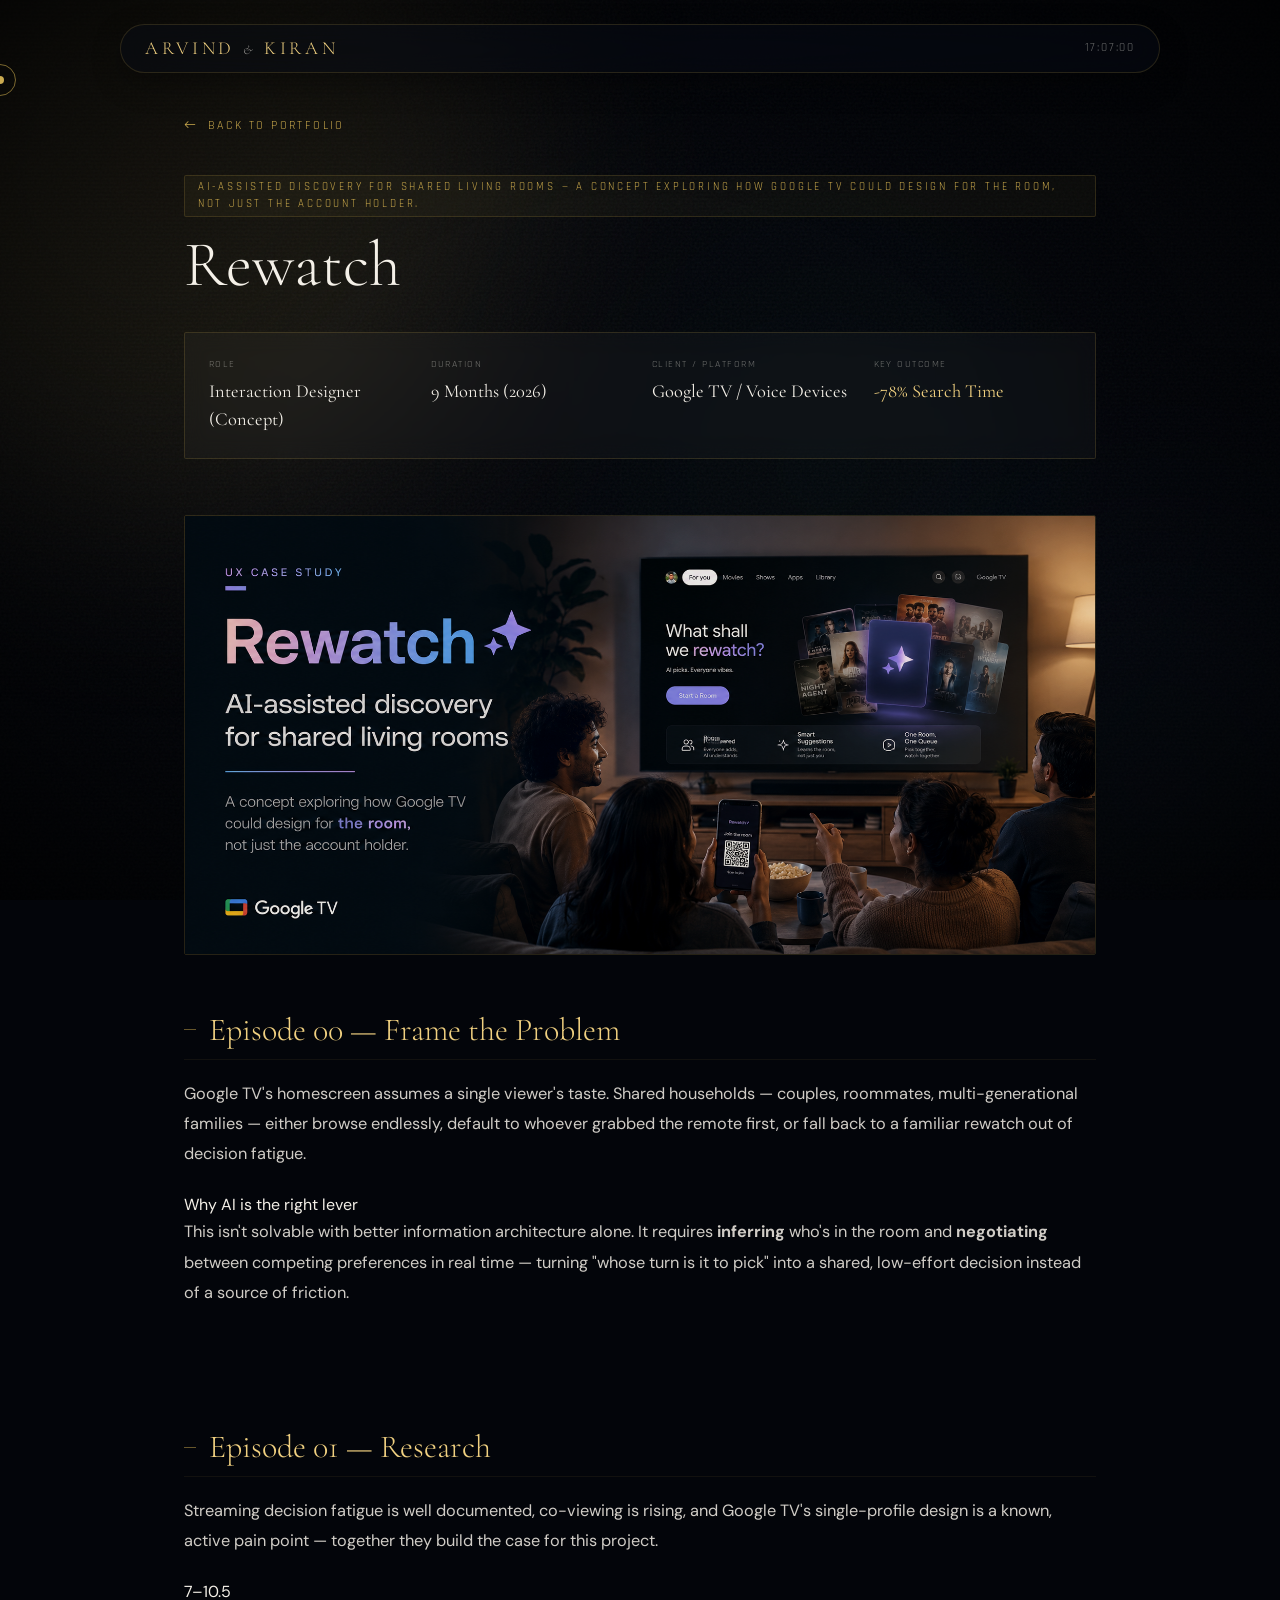
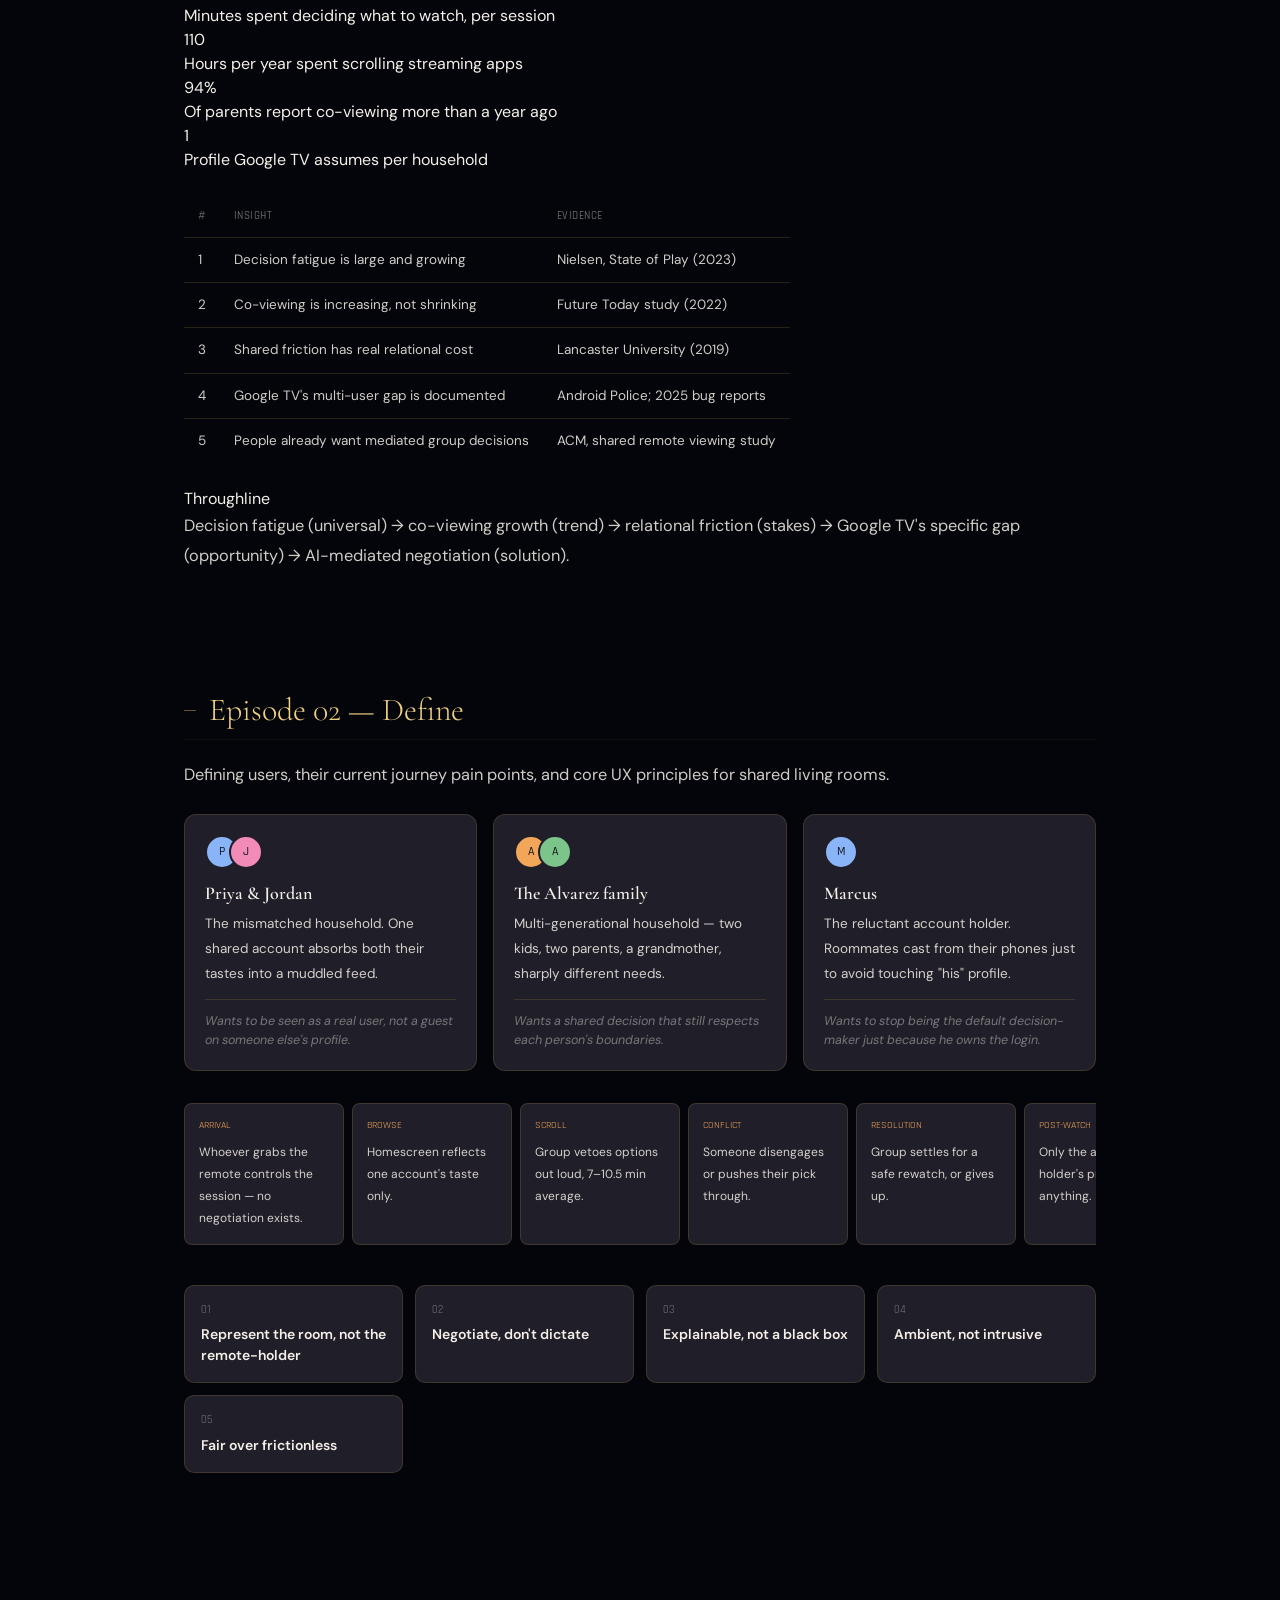
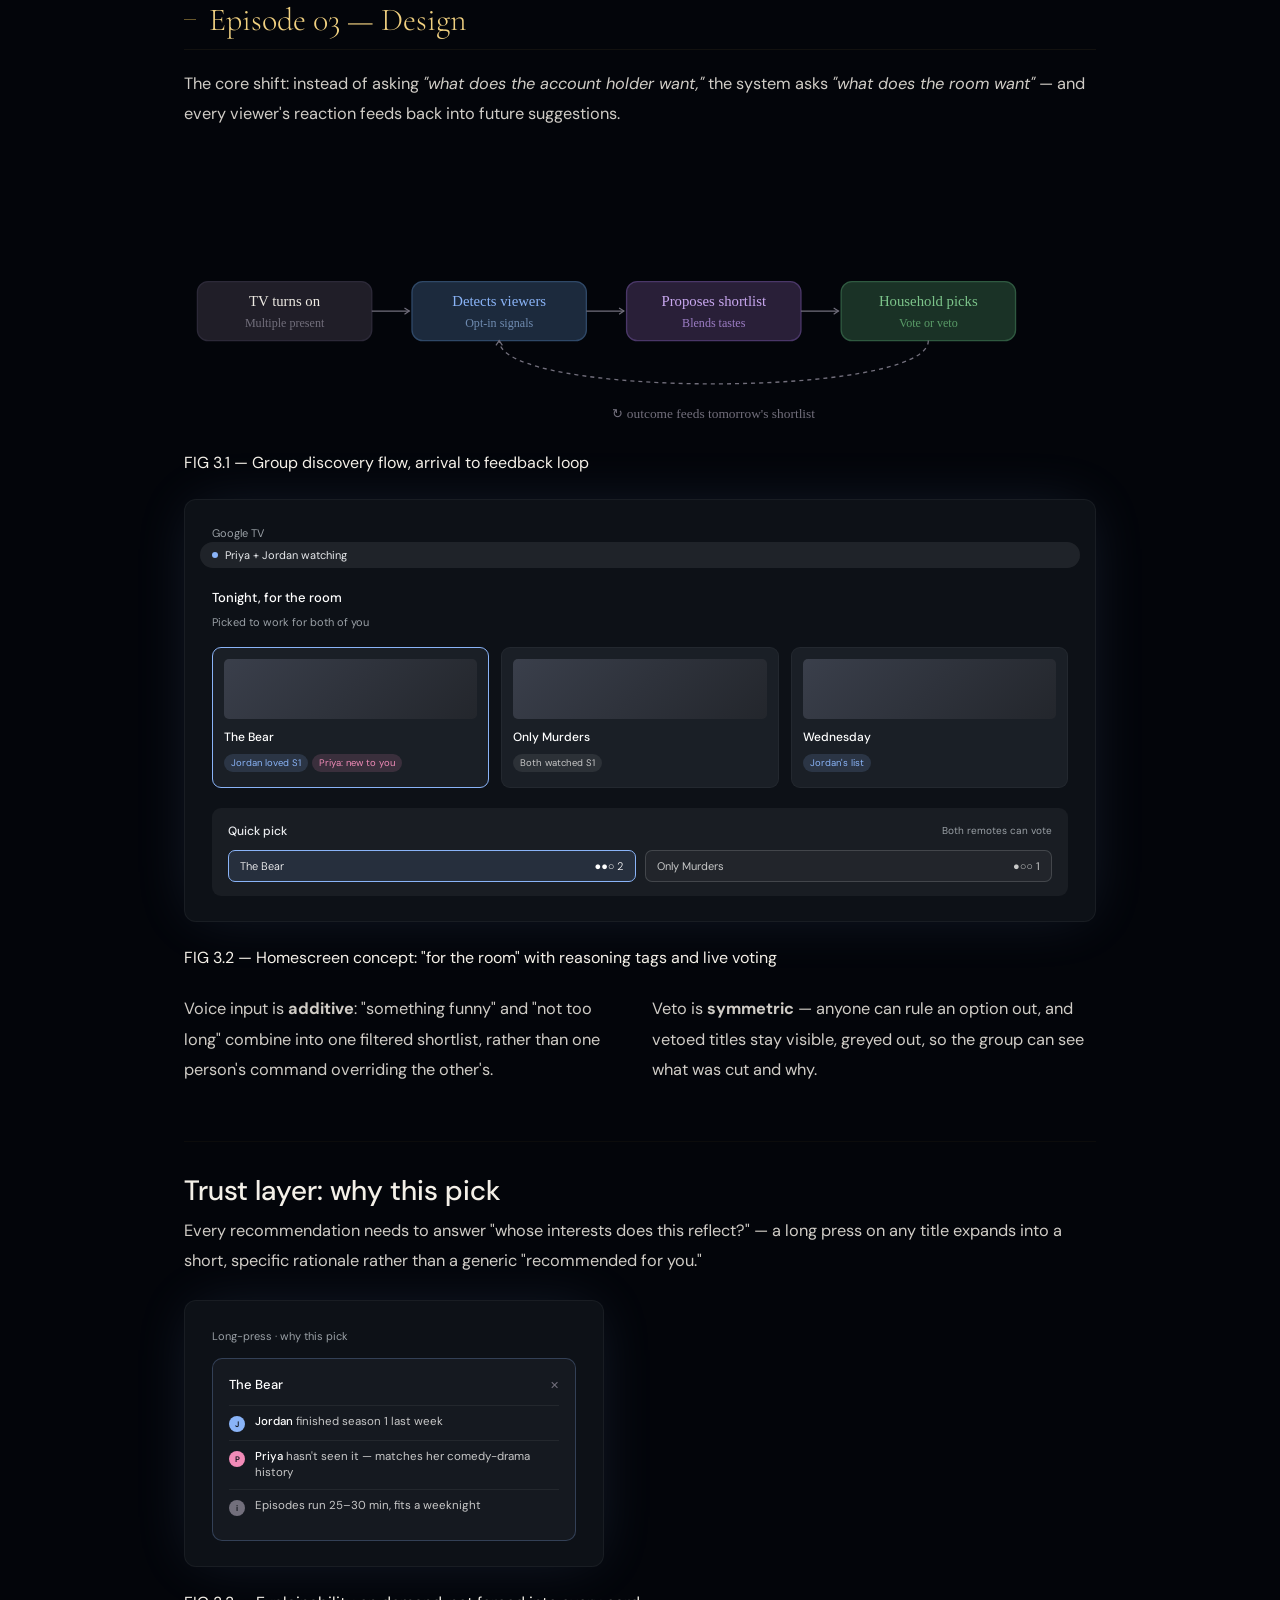
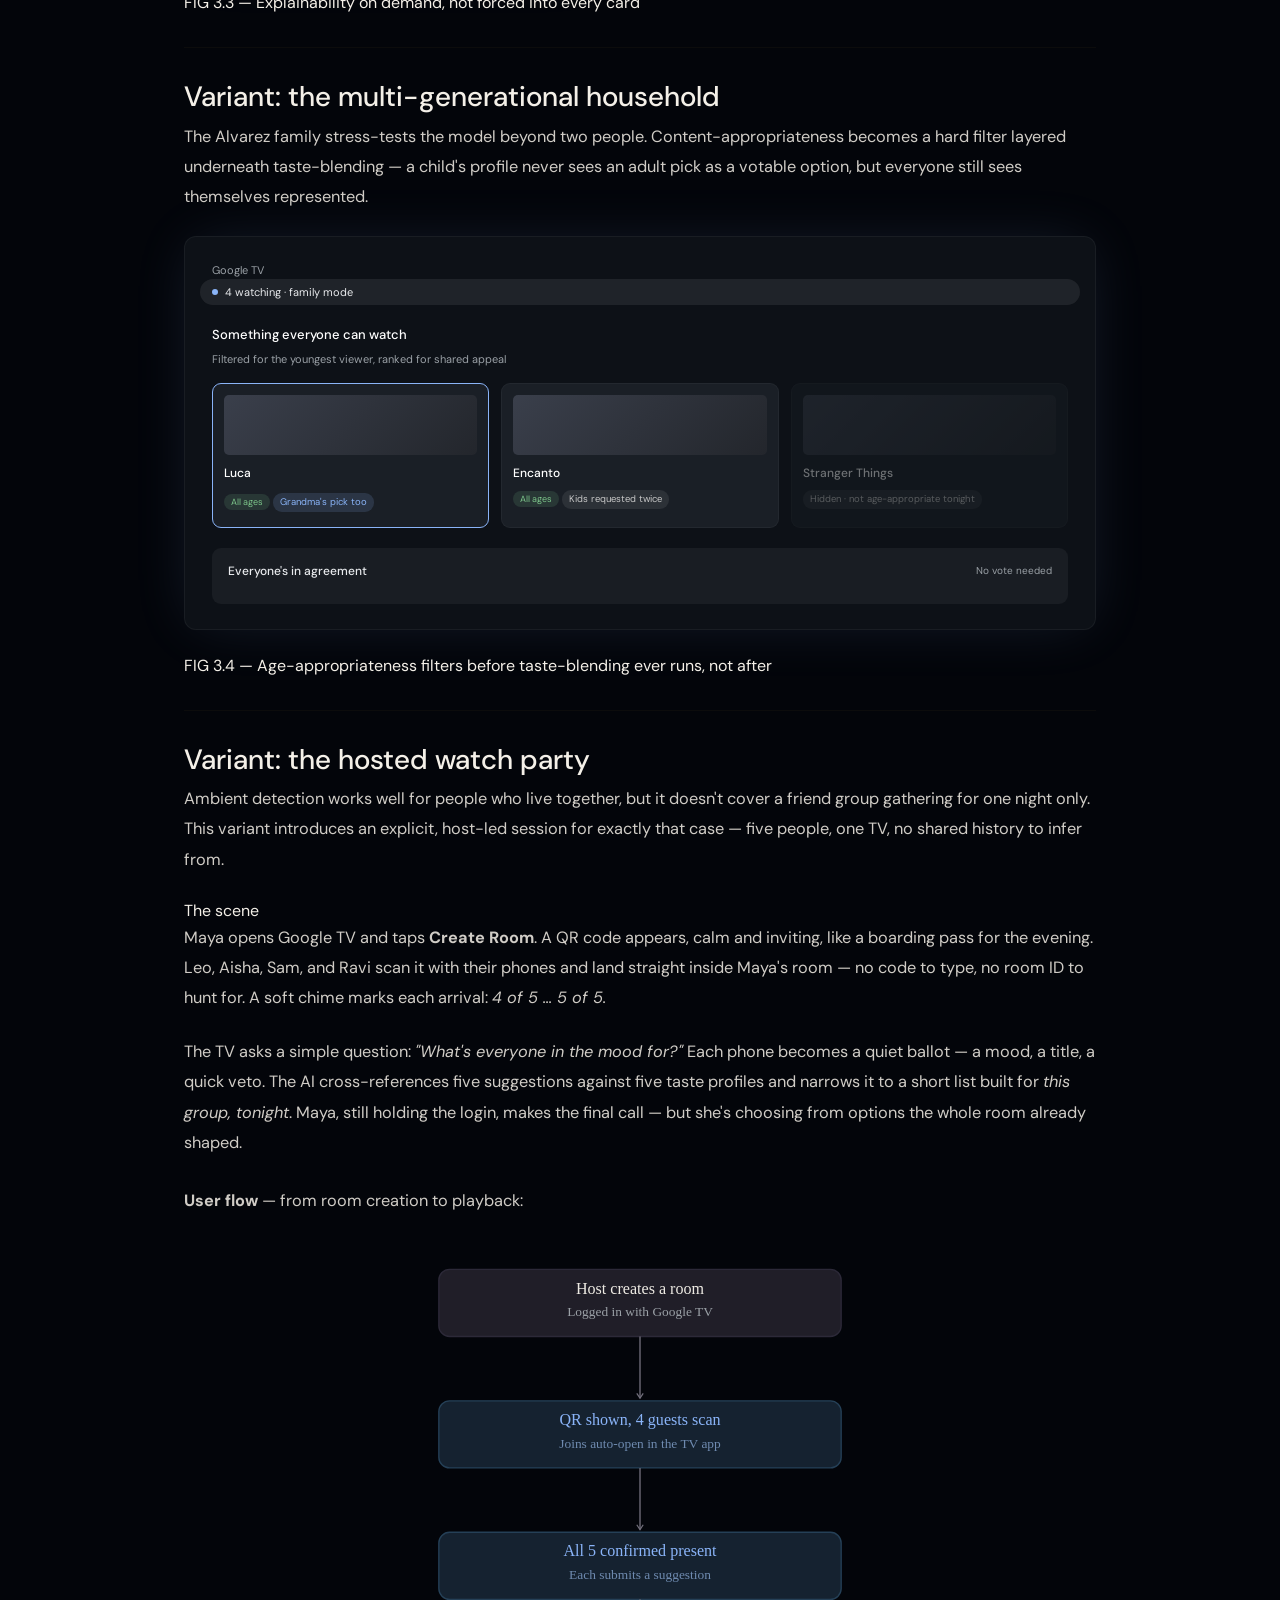
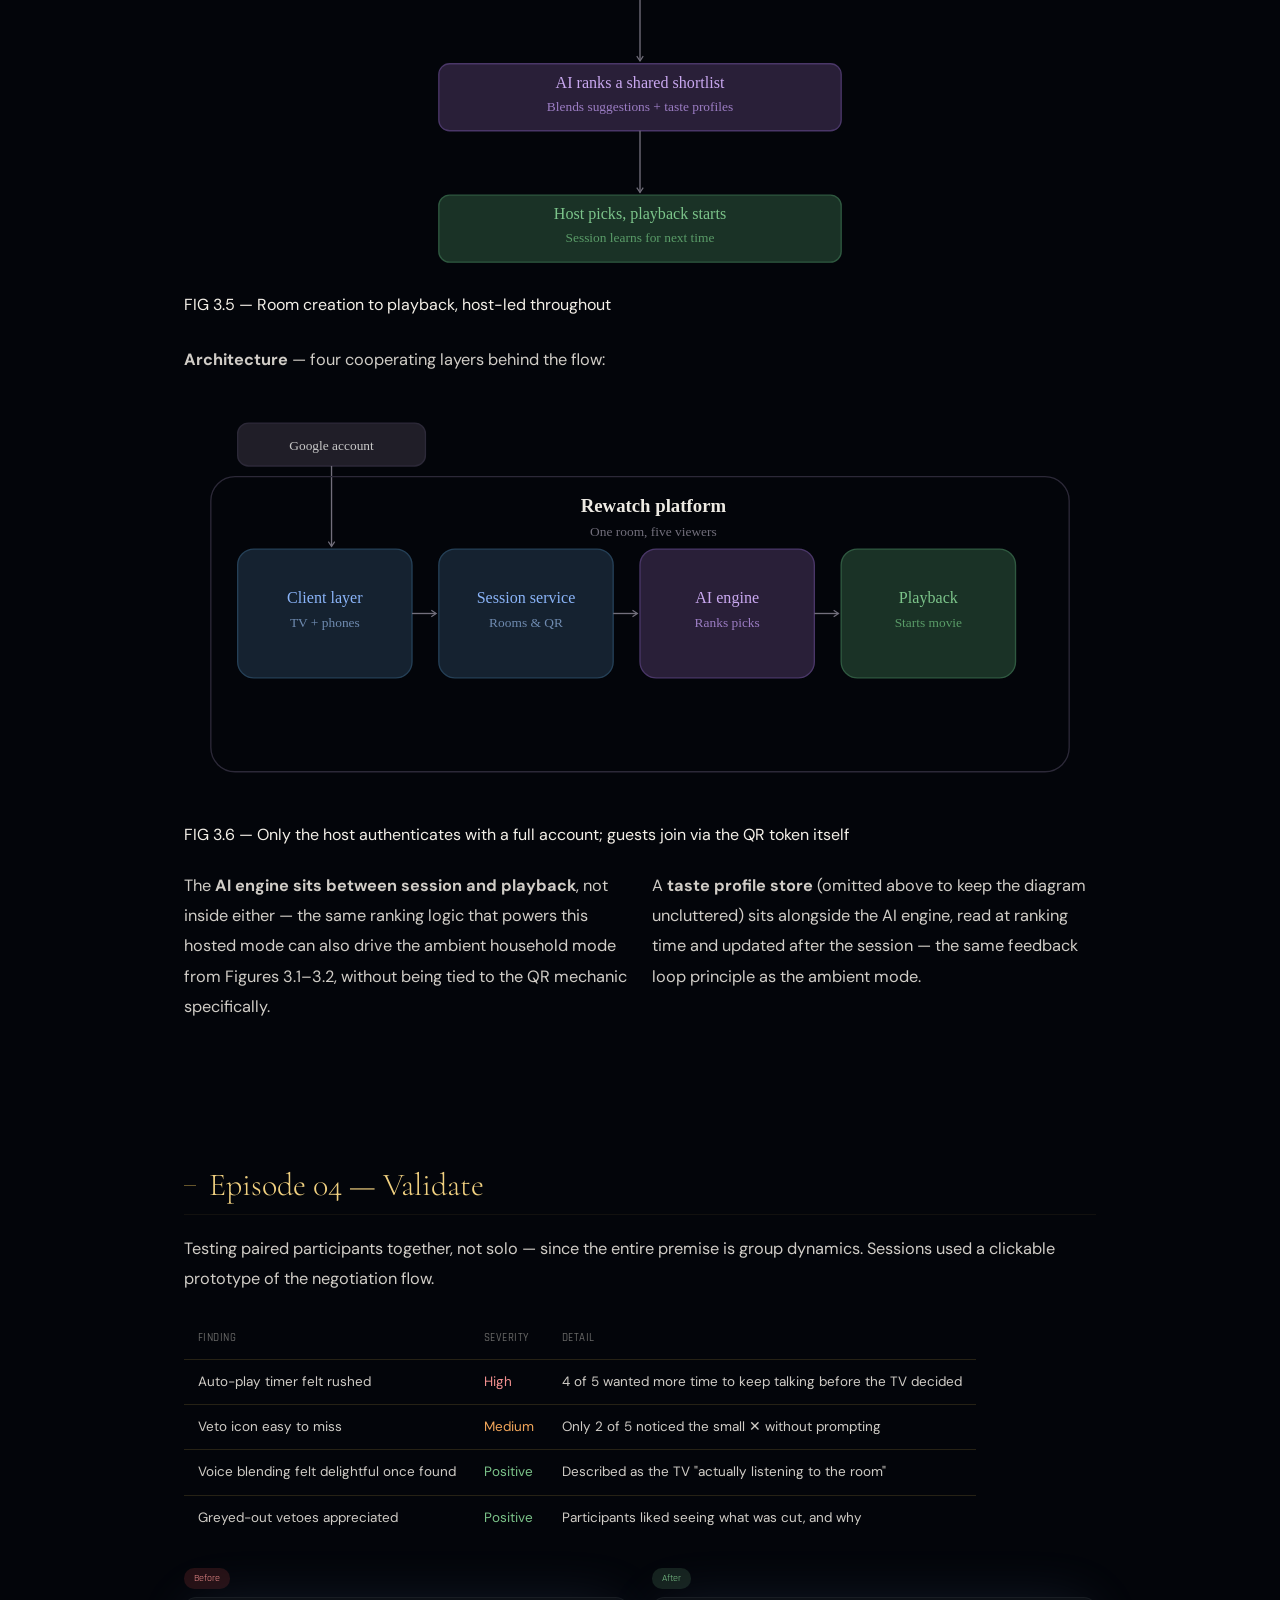
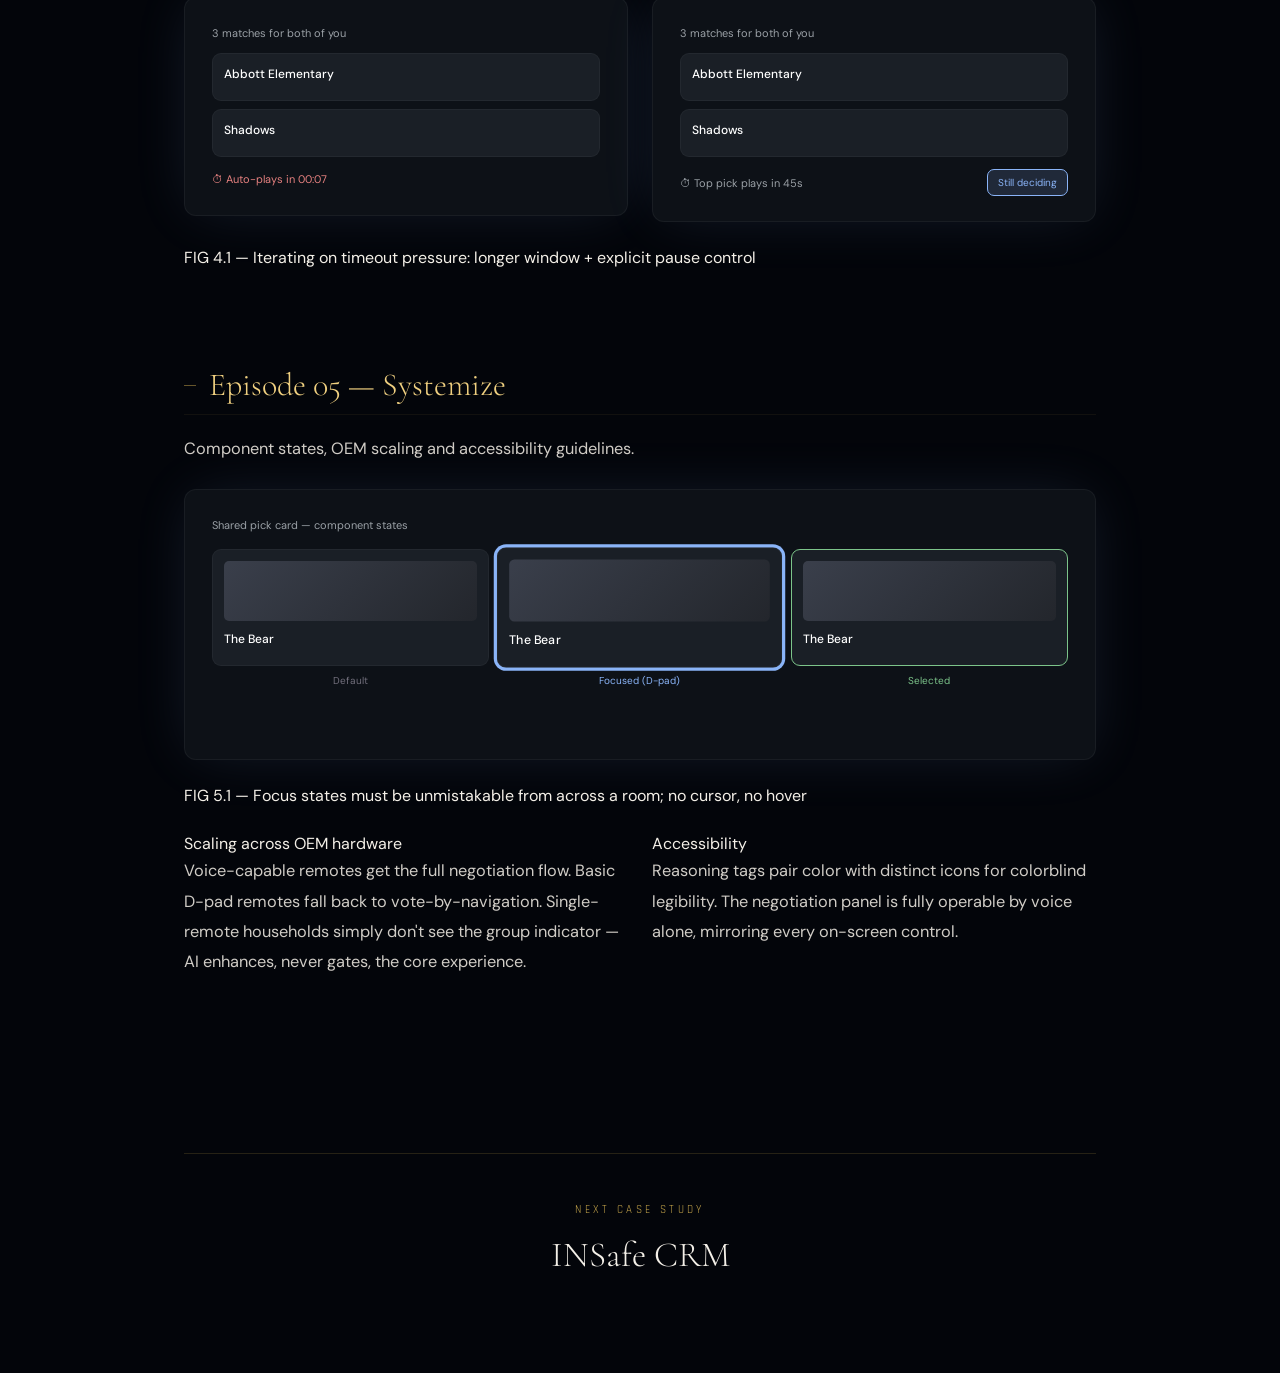
<file: work.html>
<!DOCTYPE html>
<html lang="en">

<head>
  <meta charset="UTF-8">
  <meta name="viewport" content="width=device-width, initial-scale=1.0">
  <title>Case Study — Arvind Kiran</title>

  <!-- Bootstrap 5 -->
  <link rel="stylesheet" href="css/bootstrap.min.css" />
  <!-- Bootstrap Icons -->
  <link rel="stylesheet" href="font/bootstrap-icons.min.css" />
  <link
    href="https://fonts.googleapis.com/css2?family=Cormorant+Garamond:ital,wght@0,300;0,400;0,600;0,700;1,300;1,400&family=DM+Sans:wght@300;400;500&family=Rajdhani:wght@500;600;700&display=swap"
    rel="stylesheet">
  <!-- main styles -->
  <link rel="stylesheet" href="css/style.css" />
  <!-- case study styles -->
  <link rel="stylesheet" href="css/work.css" />
</head>

<body class="work-detail-page">

  <div id="cur"></div>
  <div id="cur-r"></div>

  <!-- Background -->
  <div id="mesh">
    <div class="mesh-blob mb1"></div>
    <div class="mesh-blob mb2"></div>
    <div class="mesh-blob mb3"></div>
  </div>
  <div class="bg-layer noise-layer"></div>
  <div class="bg-layer scan-lines"></div>
  <div id="vignette"></div>
  <div class="v-line vl1"></div>
  <div class="v-line vl2"></div>

  <!-- Fixed Topbar -->
  <div id="topbar" class="fixed-topbar">
    <div class="logo">Arvind <em>&</em> Kiran</div>
    <div class="top-right">
      <div id="clock" class="top-time">00:00:00</div>
    </div>
  </div>

  <!-- Case Study Wrapper Container -->
  <div class="work-content-wrap">
    <a href="index.html" class="back-link"><i class="bi bi-arrow-left"></i> Back to Portfolio</a>

    <!-- Case Study Dynamic Header -->
    <header class="work-header-section">
      <span class="work-cat-tag" id="cs-cat">TV UX · AI</span>
      <h1 class="work-title-main" id="cs-title">Loading Case Study...</h1>

      <!-- Meta details card -->
      <div class="work-meta-grid">
        <div class="work-meta-item">
          <span class="work-meta-lbl">Role</span>
          <span class="work-meta-val" id="cs-role">Lead Product Designer</span>
        </div>
        <div class="work-meta-item">
          <span class="work-meta-lbl">Duration</span>
          <span class="work-meta-val" id="cs-duration">6 Months (2026)</span>
        </div>
        <div class="work-meta-item">
          <span class="work-meta-lbl">Client / Platform</span>
          <span class="work-meta-val" id="cs-platform">Google TV / Smart TVs</span>
        </div>
        <div class="work-meta-item">
          <span class="work-meta-lbl">Key Outcome</span>
          <span class="work-meta-val highlight" id="cs-outcome">+40% Content Discovery</span>
        </div>
      </div>
    </header>

    <!-- Hero Image -->
    <div class="work-hero-img-wrap">
      <img class="work-hero-img" id="cs-img" src="" alt="Case Study Banner">
    </div>

    <!-- Body Content -->
    <div class="work-body-layout" id="cs-body">
      <!-- Context injected dynamically -->
    </div>

    <!-- Next Project Navigation Link -->
    <div class="next-project-link" id="next-proj-btn">
      <span class="next-proj-lbl">Next Case Study</span>
      <span class="next-proj-title" id="next-proj-title">Loading Next Project...</span>
    </div>

  </div>

  <!-- ===== SCRIPTS ===== -->
  <!-- jQuery -->
  <script src="js/jquery-3.7.1.min.js"></script>
  <!-- Bootstrap 5 JS -->
  <script src="js/bootstrap.bundle.min.js"></script>
  <!-- GSAP -->
  <script src="js/gsap.min.js"></script>
  <!-- Fluid Cursor -->
  <script src="js/splash-cursor.js"></script>

  <!-- Dynamic Case Study Controller Script -->
  <script>
    $(function () {
      // ── Clock ──
      function tick() {
        const d = new Date();
        const t = [d.getHours(), d.getMinutes(), d.getSeconds()].map(n => String(n).padStart(2, '0')).join(':');
        $('#clock').text(t);
      }
      tick();
      setInterval(tick, 1000);

      // ── Simple Mouse Parallax ──
      $(document).on('mousemove', function (e) {
        const rx = e.clientX / window.innerWidth - .5;
        const ry = e.clientY / window.innerHeight - .5;
        gsap.to('.mb1', { x: rx * 50, y: ry * 50, duration: 2.5, ease: 'power1.out' });
        gsap.to('.mb2', { x: rx * -35, y: ry * -35, duration: 2.5, ease: 'power1.out' });
        gsap.to('.mb3', { x: rx * 25, y: ry * 20, duration: 2.5, ease: 'power1.out' });
      });

      // ── Case Study Content Data ──
      const caseStudies = {
        '1': {
          title: 'Rewatch',
          category: 'AI-assisted discovery for shared living rooms — a concept exploring how Google TV could design for the room, not just the account holder.',
          role: 'Interaction Designer (Concept)',
          duration: '9 Months (2026)',
          platform: 'Google TV / Voice Devices',
          outcome: '-78% Search Time',
          image: 'img/blog/Rewatch.png',
          body: `
          <div class="case-study-section" id="ep00">
            <h2>Episode 00 — Frame the Problem</h2>
            <p>Google TV's homescreen assumes a single viewer's taste. Shared households — couples, roommates, multi-generational families — either browse endlessly, default to whoever grabbed the remote first, or fall back to a familiar rewatch out of decision fatigue.</p>
            
            <div class="callout">
              <div class="label">Why AI is the right lever</div>
              <p>This isn't solvable with better information architecture alone. It requires <strong>inferring</strong> who's in the room and <strong>negotiating</strong> between competing preferences in real time — turning "whose turn is it to pick" into a shared, low-effort decision instead of a source of friction.</p>
            </div>
          </div>

          <div class="case-study-section" id="ep01">
            <h2>Episode 01 — Research</h2>
            <p>Streaming decision fatigue is well documented, co-viewing is rising, and Google TV's single-profile design is a known, active pain point — together they build the case for this project.</p>
            
            <div class="stats">
              <div class="stat"><div class="num">7–10.5</div><div class="lbl">Minutes spent deciding what to watch, per session</div></div>
              <div class="stat"><div class="num">110</div><div class="lbl">Hours per year spent scrolling streaming apps</div></div>
              <div class="stat"><div class="num">94%</div><div class="lbl">Of parents report co-viewing more than a year ago</div></div>
              <div class="stat"><div class="num">1</div><div class="lbl">Profile Google TV assumes per household</div></div>
            </div>

            <table>
              <thead>
                <tr>
                  <th>#</th>
                  <th>Insight</th>
                  <th>Evidence</th>
                </tr>
              </thead>
              <tbody>
                <tr>
                  <td>1</td>
                  <td>Decision fatigue is large and growing</td>
                  <td>Nielsen, State of Play (2023)</td>
                </tr>
                <tr>
                  <td>2</td>
                  <td>Co-viewing is increasing, not shrinking</td>
                  <td>Future Today study (2022)</td>
                </tr>
                <tr>
                  <td>3</td>
                  <td>Shared friction has real relational cost</td>
                  <td>Lancaster University (2019)</td>
                </tr>
                <tr>
                  <td>4</td>
                  <td>Google TV's multi-user gap is documented</td>
                  <td>Android Police; 2025 bug reports</td>
                </tr>
                <tr>
                  <td>5</td>
                  <td>People already want mediated group decisions</td>
                  <td>ACM, shared remote viewing study</td>
                </tr>
              </tbody>
            </table>

            <div class="callout">
              <div class="label">Throughline</div>
              <p>Decision fatigue (universal) → co-viewing growth (trend) → relational friction (stakes) → Google TV's specific gap (opportunity) → AI-mediated negotiation (solution).</p>
            </div>
          </div>

          <div class="case-study-section" id="ep02">
            <h2>Episode 02 — Define</h2>
            <p>Defining users, their current journey pain points, and core UX principles for shared living rooms.</p>
            
            <div class="personas">
              <div class="persona">
                <div class="avatars"><div class="avatar blue">P</div><div class="avatar pink">J</div></div>
                <h3>Priya &amp; Jordan</h3>
                <p>The mismatched household. One shared account absorbs both their tastes into a muddled feed.</p>
                <div class="need">Wants to be seen as a real user, not a guest on someone else's profile.</div>
              </div>
              <div class="persona">
                <div class="avatars"><div class="avatar amber">A</div><div class="avatar green">A</div></div>
                <h3>The Alvarez family</h3>
                <p>Multi-generational household — two kids, two parents, a grandmother, sharply different needs.</p>
                <div class="need">Wants a shared decision that still respects each person's boundaries.</div>
              </div>
              <div class="persona">
                <div class="avatars"><div class="avatar blue">M</div></div>
                <h3>Marcus</h3>
                <p>The reluctant account holder. Roommates cast from their phones just to avoid touching "his" profile.</p>
                <div class="need">Wants to stop being the default decision-maker just because he owns the login.</div>
              </div>
            </div>

            <div class="journey">
              <div class="journey-step"><div class="stage">Arrival</div><p>Whoever grabs the remote controls the session — no negotiation exists.</p></div>
              <div class="journey-step"><div class="stage">Browse</div><p>Homescreen reflects one account's taste only.</p></div>
              <div class="journey-step"><div class="stage">Scroll</div><p>Group vetoes options out loud, 7–10.5 min average.</p></div>
              <div class="journey-step"><div class="stage">Conflict</div><p>Someone disengages or pushes their pick through.</p></div>
              <div class="journey-step"><div class="stage">Resolution</div><p>Group settles for a safe rewatch, or gives up.</p></div>
              <div class="journey-step"><div class="stage">Post-watch</div><p>Only the account holder's profile learns anything.</p></div>
            </div>

            <div class="principles">
              <div class="principle"><div class="n">01</div><div class="t">Represent the room, not the remote-holder</div></div>
              <div class="principle"><div class="n">02</div><div class="t">Negotiate, don't dictate</div></div>
              <div class="principle"><div class="n">03</div><div class="t">Explainable, not a black box</div></div>
              <div class="principle"><div class="n">04</div><div class="t">Ambient, not intrusive</div></div>
              <div class="principle"><div class="n">05</div><div class="t">Fair over frictionless</div></div>
            </div>
          </div>

          <div class="case-study-section" id="ep03">
            <h2>Episode 03 — Design</h2>
            <p>The core shift: instead of asking <em>"what does the account holder want,"</em> the system asks <em>"what does the room want"</em> — and every viewer's reaction feeds back into future suggestions.</p>

            <svg viewBox="0 0 680 200" width="100%" style="margin:24px 0 6px; overflow:visible;">
              <defs><marker id="a1" viewBox="0 0 10 10" refX="8" refY="5" markerWidth="6" markerHeight="6" orient="auto-start-reverse"><path d="M2 1L8 5L2 9" fill="none" stroke="#726f7c" stroke-width="1.5"/></marker></defs>
              <g>
                <rect x="10" y="78" width="130" height="44" rx="8" fill="#201e28" stroke="#2c2938"/>
                <text x="75" y="96" text-anchor="middle" fill="#edeae3" font-family="Inter" font-size="11" font-weight="500">TV turns on</text>
                <text x="75" y="112" text-anchor="middle" fill="#726f7c" font-family="Inter" font-size="9">Multiple present</text>
              </g>
              <line x1="140" y1="100" x2="168" y2="100" stroke="#726f7c" stroke-width="1" marker-end="url(#a1)"/>
              <g>
                <rect x="170" y="78" width="130" height="44" rx="8" fill="#1c2a3d" stroke="#2f4867"/>
                <text x="235" y="96" text-anchor="middle" fill="#8ab4f8" font-family="Inter" font-size="11" font-weight="500">Detects viewers</text>
                <text x="235" y="112" text-anchor="middle" fill="#6f8bb0" font-family="Inter" font-size="9">Opt-in signals</text>
              </g>
              <line x1="300" y1="100" x2="328" y2="100" stroke="#726f7c" stroke-width="1" marker-end="url(#a1)"/>
              <g>
                <rect x="330" y="78" width="130" height="44" rx="8" fill="#291f38" stroke="#4a3768"/>
                <text x="395" y="96" text-anchor="middle" fill="#c9a8f0" font-family="Inter" font-size="11" font-weight="500">Proposes shortlist</text>
                <text x="395" y="112" text-anchor="middle" fill="#9c7dc4" font-family="Inter" font-size="9">Blends tastes</text>
              </g>
              <line x1="460" y1="100" x2="488" y2="100" stroke="#726f7c" stroke-width="1" marker-end="url(#a1)"/>
              <g>
                <rect x="490" y="78" width="130" height="44" rx="8" fill="#1a3226" stroke="#2f5940"/>
                <text x="555" y="96" text-anchor="middle" fill="#7cc48a" font-family="Inter" font-size="11" font-weight="500">Household picks</text>
                <text x="555" y="112" text-anchor="middle" fill="#5a9c68" font-family="Inter" font-size="9">Vote or veto</text>
              </g>
              <path d="M555 122 C 555 165, 235 165, 235 122" fill="none" stroke="#726f7c" stroke-width="1" stroke-dasharray="3 3" marker-end="url(#a1)"/>
              <text x="395" y="180" text-anchor="middle" fill="#726f7c" font-family="IBM Plex Mono" font-size="10">↻ outcome feeds tomorrow's shortlist</text>
            </svg>
            <div class="caption">FIG 3.1 — Group discovery flow, arrival to feedback loop</div>

            <div class="tv-frame">
              <div class="row">
                <span style="color:#9aa0a6;font-size:11px;">Google TV</span>
                <div class="tv-pill"><span class="dot blue"></span>Priya + Jordan watching</div>
              </div>
              <p style="color:#fff;font-size:13px;font-weight:500;margin:0 0 2px;">Tonight, for the room</p>
              <p style="color:#9aa0a6;font-size:11px;margin:0 0 14px;">Picked to work for both of you</p>
              <div class="tv-cards">
                <div class="tv-card hi"><div class="thumb"></div><div class="title">The Bear</div><span class="tag blue">Jordan loved S1</span><span class="tag pink">Priya: new to you</span></div>
                <div class="tv-card"><div class="thumb"></div><div class="title">Only Murders</div><span class="tag grey">Both watched S1</span></div>
                <div class="tv-card"><div class="thumb"></div><div class="title">Wednesday</div><span class="tag blue">Jordan's list</span></div>
              </div>
              <div class="quickpick">
                <div class="qp-row"><span class="qp-label">Quick pick</span><span class="qp-sub">Both remotes can vote</span></div>
                <div class="votes">
                  <div class="vote lead"><span>The Bear</span><span>●●○ 2</span></div>
                  <div class="vote trail"><span>Only Murders</span><span>●○○ 1</span></div>
                </div>
              </div>
            </div>
            <div class="caption">FIG 3.2 — Homescreen concept: "for the room" with reasoning tags and live voting</div>

            <div class="case-study-img-grid">
              <div>
                <p>Voice input is <strong>additive</strong>: "something funny" and "not too long" combine into one filtered shortlist, rather than one person's command overriding the other's.</p>
              </div>
              <div>
                <p>Veto is <strong>symmetric</strong> — anyone can rule an option out, and vetoed titles stay visible, greyed out, so the group can see what was cut and why.</p>
              </div>
            </div>

            <hr style="border-color: var(--border); margin: 2rem 0;">

            <h3>Trust layer: why this pick</h3>
            <p>Every recommendation needs to answer "whose interests does this reflect?" — a long press on any title expands into a short, specific rationale rather than a generic "recommended for you."</p>
            
            <div class="tv-frame" style="max-width:420px; margin: 1.5rem 0;">
              <p style="font-size:11px;color:#9aa0a6;margin:0 0 10px;">Long-press · why this pick</p>
              <div class="trust-card">
                <div class="trust-row"><span class="t-title">The Bear</span><span class="t-close">✕</span></div>
                <div class="trust-reason">
                  <div class="trust-dot" style="background:#8ab4f8;">J</div>
                  <p><span class="who">Jordan</span> finished season 1 last week</p>
                </div>
                <div class="trust-reason">
                  <div class="trust-dot" style="background:#f28bb8;">P</div>
                  <p><span class="who">Priya</span> hasn't seen it — matches her comedy-drama history</p>
                </div>
                <div class="trust-reason">
                  <div class="trust-dot" style="background:#726f7c;">i</div>
                  <p>Episodes run 25–30 min, fits a weeknight</p>
                </div>
              </div>
            </div>
            <div class="caption">FIG 3.3 — Explainability on demand, not forced into every card</div>

            <hr style="border-color: var(--border); margin: 2rem 0;">

            <h3>Variant: the multi-generational household</h3>
            <p>The Alvarez family stress-tests the model beyond two people. Content-appropriateness becomes a hard filter layered underneath taste-blending — a child's profile never sees an adult pick as a votable option, but everyone still sees themselves represented.</p>
            
            <div class="tv-frame">
              <div class="row">
                <span style="color:#9aa0a6;font-size:11px;">Google TV</span>
                <div class="tv-pill"><span class="dot blue"></span>4 watching · family mode</div>
              </div>
              <p style="color:#fff;font-size:13px;font-weight:500;margin:0 0 2px;">Something everyone can watch</p>
              <p style="color:#9aa0a6;font-size:11px;margin:0 0 14px;">Filtered for the youngest viewer, ranked for shared appeal</p>
              <div class="tv-cards">
                <div class="tv-card hi">
                  <div class="thumb"></div>
                  <div class="title">Luca</div>
                  <span class="age-badge">All ages</span>
                  <span class="tag blue" style="margin-top:5px;">Grandma's pick too</span>
                </div>
                <div class="tv-card">
                  <div class="thumb"></div>
                  <div class="title">Encanto</div>
                  <span class="age-badge">All ages</span>
                  <span class="tag grey">Kids requested twice</span>
                </div>
                <div class="tv-card" style="opacity:0.4;">
                  <div class="thumb"></div>
                  <div class="title">Stranger Things</div>
                  <span class="tag grey">Hidden · not age-appropriate tonight</span>
                </div>
              </div>
              <div class="quickpick">
                <div class="qp-row"><span class="qp-label">Everyone's in agreement</span><span class="qp-sub">No vote needed</span></div>
              </div>
            </div>
            <div class="caption">FIG 3.4 — Age-appropriateness filters before taste-blending ever runs, not after</div>

            <hr style="border-color: var(--border); margin: 2rem 0;">

            <h3>Variant: the hosted watch party</h3>
            <p>Ambient detection works well for people who live together, but it doesn't cover a friend group gathering for one night only. This variant introduces an explicit, host-led session for exactly that case — five people, one TV, no shared history to infer from.</p>

            <div class="callout">
              <div class="label">The scene</div>
              <p>Maya opens Google TV and taps <strong>Create Room</strong>. A QR code appears, calm and inviting, like a boarding pass for the evening. Leo, Aisha, Sam, and Ravi scan it with their phones and land straight inside Maya's room — no code to type, no room ID to hunt for. A soft chime marks each arrival: <em>4 of 5&nbsp;&hellip; 5 of 5.</em></p>
              <p style="margin-top:12px;">The TV asks a simple question: <em>"What's everyone in the mood for?"</em> Each phone becomes a quiet ballot — a mood, a title, a quick veto. The AI cross-references five suggestions against five taste profiles and narrows it to a short list built for <em>this group, tonight</em>. Maya, still holding the login, makes the final call — but she's choosing from options the whole room already shaped.</p>
            </div>

            <p style="margin-top:28px;"><strong>User flow</strong> &mdash; from room creation to playback:</p>
            <svg viewBox="0 0 680 470" width="100%" style="margin:16px 0 6px; overflow:visible;">
              <defs><marker id="a2" viewBox="0 0 10 10" refX="8" refY="5" markerWidth="6" markerHeight="6" orient="auto-start-reverse"><path d="M2 1L8 5L2 9" fill="none" stroke="#726f7c" stroke-width="1.5"/></marker></defs>

              <rect x="190" y="10" width="300" height="50" rx="8" fill="#201e28" stroke="#2c2938"/>
              <text x="340" y="28" text-anchor="middle" fill="#edeae3" font-family="Inter" font-size="12" font-weight="500">Host creates a room</text>
              <text x="340" y="45" text-anchor="middle" fill="#9aa0a6" font-family="Inter" font-size="10">Logged in with Google TV</text>
              <line x1="340" y1="60" x2="340" y2="106" stroke="#726f7c" stroke-width="1" marker-end="url(#a2)"/>

              <rect x="190" y="108" width="300" height="50" rx="8" fill="#152230" stroke="#254057"/>
              <text x="340" y="126" text-anchor="middle" fill="#8ab4f8" font-family="Inter" font-size="12" font-weight="500">QR shown, 4 guests scan</text>
              <text x="340" y="143" text-anchor="middle" fill="#6f8bb0" font-family="Inter" font-size="10">Joins auto-open in the TV app</text>
              <line x1="340" y1="158" x2="340" y2="204" stroke="#726f7c" stroke-width="1" marker-end="url(#a2)"/>

              <rect x="190" y="206" width="300" height="50" rx="8" fill="#152230" stroke="#254057"/>
              <text x="340" y="224" text-anchor="middle" fill="#8ab4f8" font-family="Inter" font-size="12" font-weight="500">All 5 confirmed present</text>
              <text x="340" y="241" text-anchor="middle" fill="#6f8bb0" font-family="Inter" font-size="10">Each submits a suggestion</text>
              <line x1="340" y1="256" x2="340" y2="302" stroke="#726f7c" stroke-width="1" marker-end="url(#a2)"/>

              <rect x="190" y="304" width="300" height="50" rx="8" fill="#291f38" stroke="#4a3768"/>
              <text x="340" y="322" text-anchor="middle" fill="#c9a8f0" font-family="Inter" font-size="12" font-weight="500">AI ranks a shared shortlist</text>
              <text x="340" y="339" text-anchor="middle" fill="#9c7dc4" font-family="Inter" font-size="10">Blends suggestions + taste profiles</text>
              <line x1="340" y1="354" x2="340" y2="400" stroke="#726f7c" stroke-width="1" marker-end="url(#a2)"/>

              <rect x="190" y="402" width="300" height="50" rx="8" fill="#1a3226" stroke="#2f5940"/>
              <text x="340" y="420" text-anchor="middle" fill="#7cc48a" font-family="Inter" font-size="12" font-weight="500">Host picks, playback starts</text>
              <text x="340" y="437" text-anchor="middle" fill="#5a9c68" font-family="Inter" font-size="10">Session learns for next time</text>
            </svg>
            <div class="caption">FIG 3.5 — Room creation to playback, host-led throughout</div>

            <p style="margin-top:28px;"><strong>Architecture</strong> &mdash; four cooperating layers behind the flow:</p>
            <svg viewBox="0 0 680 300" width="100%" style="margin:16px 0 6px; overflow:visible;">
              <defs><marker id="a3" viewBox="0 0 10 10" refX="8" refY="5" markerWidth="6" markerHeight="6" orient="auto-start-reverse"><path d="M2 1L8 5L2 9" fill="none" stroke="#726f7c" stroke-width="1.5"/></marker></defs>

              <rect x="40" y="6" width="140" height="32" rx="8" fill="#201e28" stroke="#2c2938"/>
              <text x="110" y="26" text-anchor="middle" fill="#c8c8c8" font-family="IBM Plex Mono" font-size="10">Google account</text>
              <line x1="110" y1="38" x2="110" y2="98" stroke="#726f7c" stroke-width="1" marker-end="url(#a3)"/>

              <rect x="20" y="46" width="640" height="220" rx="18" fill="none" stroke="#2c2938" stroke-width="1"/>
              <text x="350" y="72" text-anchor="middle" fill="#edeae3" font-family="Fraunces" font-size="14" font-weight="600">Rewatch platform</text>
              <text x="350" y="90" text-anchor="middle" fill="#726f7c" font-family="IBM Plex Mono" font-size="10">One room, five viewers</text>

              <rect x="40" y="100" width="130" height="96" rx="12" fill="#152230" stroke="#254057"/>
              <text x="105" y="140" text-anchor="middle" fill="#8ab4f8" font-family="Inter" font-size="12" font-weight="500">Client layer</text>
              <text x="105" y="158" text-anchor="middle" fill="#6f8bb0" font-family="Inter" font-size="10">TV + phones</text>
              <line x1="170" y1="148" x2="188" y2="148" stroke="#726f7c" stroke-width="1" marker-end="url(#a3)"/>

              <rect x="190" y="100" width="130" height="96" rx="12" fill="#152230" stroke="#254057"/>
              <text x="255" y="140" text-anchor="middle" fill="#8ab4f8" font-family="Inter" font-size="12" font-weight="500">Session service</text>
              <text x="255" y="158" text-anchor="middle" fill="#6f8bb0" font-family="Inter" font-size="10">Rooms &amp; QR</text>
              <line x1="320" y1="148" x2="338" y2="148" stroke="#726f7c" stroke-width="1" marker-end="url(#a3)"/>

              <rect x="340" y="100" width="130" height="96" rx="12" fill="#291f38" stroke="#4a3768"/>
              <text x="405" y="140" text-anchor="middle" fill="#c9a8f0" font-family="Inter" font-size="12" font-weight="500">AI engine</text>
              <text x="405" y="158" text-anchor="middle" fill="#9c7dc4" font-family="Inter" font-size="10">Ranks picks</text>
              <line x1="470" y1="148" x2="488" y2="148" stroke="#726f7c" stroke-width="1" marker-end="url(#a3)"/>

              <rect x="490" y="100" width="130" height="96" rx="12" fill="#1a3226" stroke="#2f5940"/>
              <text x="555" y="140" text-anchor="middle" fill="#7cc48a" font-family="Inter" font-size="12" font-weight="500">Playback</text>
              <text x="555" y="158" text-anchor="middle" fill="#5a9c68" font-family="Inter" font-size="10">Starts movie</text>
            </svg>
            <div class="caption">FIG 3.6 — Only the host authenticates with a full account; guests join via the QR token itself</div>

            <div class="case-study-img-grid">
              <div>
                <p>The <strong>AI engine sits between session and playback</strong>, not inside either — the same ranking logic that powers this hosted mode can also drive the ambient household mode from Figures 3.1&ndash;3.2, without being tied to the QR mechanic specifically.</p>
              </div>
              <div>
                <p>A <strong>taste profile store</strong> (omitted above to keep the diagram uncluttered) sits alongside the AI engine, read at ranking time and updated after the session — the same feedback loop principle as the ambient mode.</p>
              </div>
            </div>
          </div>

          <div class="case-study-section" id="ep04">
            <h2>Episode 04 — Validate</h2>
            <p>Testing paired participants together, not solo — since the entire premise is group dynamics. Sessions used a clickable prototype of the negotiation flow.</p>
            
            <table>
              <thead>
                <tr>
                  <th>Finding</th>
                  <th>Severity</th>
                  <th>Detail</th>
                </tr>
              </thead>
              <tbody>
                <tr>
                  <td>Auto-play timer felt rushed</td>
                  <td class="sev-high">High</td>
                  <td>4 of 5 wanted more time to keep talking before the TV decided</td>
                </tr>
                <tr>
                  <td>Veto icon easy to miss</td>
                  <td class="sev-med">Medium</td>
                  <td>Only 2 of 5 noticed the small ✕ without prompting</td>
                </tr>
                <tr>
                  <td>Voice blending felt delightful once found</td>
                  <td class="sev-pos">Positive</td>
                  <td>Described as the TV "actually listening to the room"</td>
                </tr>
                <tr>
                  <td>Greyed-out vetoes appreciated</td>
                  <td class="sev-pos">Positive</td>
                  <td>Participants liked seeing what was cut, and why</td>
                </tr>
              </tbody>
            </table>

            <div class="case-study-img-grid">
              <div>
                <div class="compare-tag before">Before</div>
                <div class="tv-frame" style="margin:0;">
                  <p style="color:#9aa0a6;font-size:11px;margin:0 0 10px;">3 matches for both of you</p>
                  <div class="tv-card" style="margin-bottom:8px;"><div class="title">Abbott Elementary</div></div>
                  <div class="tv-card" style="margin-bottom:12px;"><div class="title">Shadows</div></div>
                  <p style="color:#e5807f;font-size:11px;margin:0;">⏱ Auto-plays in 00:07</p>
                </div>
              </div>
              <div>
                <div class="compare-tag after">After</div>
                <div class="tv-frame" style="margin:0;">
                  <p style="color:#9aa0a6;font-size:11px;margin:0 0 10px;">3 matches for both of you</p>
                  <div class="tv-card" style="margin-bottom:8px;"><div class="title">Abbott Elementary</div></div>
                  <div class="tv-card" style="margin-bottom:12px;"><div class="title">Shadows</div></div>
                  <div style="display:flex;justify-content:space-between;align-items:center;">
                    <p style="color:#9aa0a6;font-size:11px;margin:0;">⏱ Top pick plays in 45s</p>
                    <span style="background:rgba(138,180,248,0.15);border:0.5px solid #8ab4f8;color:#8ab4f8;font-size:10px;padding:5px 10px;border-radius:7px;">Still deciding</span>
                  </div>
                </div>
              </div>
            </div>
            <div class="caption">FIG 4.1 — Iterating on timeout pressure: longer window + explicit pause control</div>
          </div>

          <div class="case-study-section" id="ep05">
            <h2>Episode 05 — Systemize</h2>
            <p>Component states, OEM scaling and accessibility guidelines.</p>

            <div class="tv-frame">
              <p style="color:#9aa0a6;font-size:11px;margin:0 0 14px;">Shared pick card — component states</p>
              <div class="tv-cards">
                <div><div class="tv-card"><div class="thumb"></div><div class="title">The Bear</div></div><p style="text-align:center;font-size:10px;color:#726f7c;margin-top:6px;">Default</p></div>
                <div><div class="tv-card" style="box-shadow:0 0 0 3px #8ab4f8; transform:scale(1.03);"><div class="thumb"></div><div class="title">The Bear</div></div><p style="text-align:center;font-size:10px;color:#8ab4f8;margin-top:6px;">Focused (D-pad)</p></div>
                <div><div class="tv-card" style="border:1.5px solid #7cc48a;"><div class="thumb"></div><div class="title">The Bear</div></div><p style="text-align:center;font-size:10px;color:#7cc48a;margin-top:6px;">Selected</p></div>
              </div>
            </div>
            <div class="caption">FIG 5.1 — Focus states must be unmistakable from across a room; no cursor, no hover</div>

            <div class="case-study-img-grid">
              <div class="callout" style="margin:0;">
                <div class="label">Scaling across OEM hardware</div>
                <p>Voice-capable remotes get the full negotiation flow. Basic D-pad remotes fall back to vote-by-navigation. Single-remote households simply don't see the group indicator — AI enhances, never gates, the core experience.</p>
              </div>
              <div class="callout" style="margin:0;">
                <div class="label">Accessibility</div>
                <p>Reasoning tags pair color with distinct icons for colorblind legibility. The negotiation panel is fully operable by voice alone, mirroring every on-screen control.</p>
              </div>
            </div>
          </div>
        `
        },
        '2': {
          title: 'INSafe CRM',
          category: 'Building a Scalable Enterprise CRM and Design System for the Insurance Industry',
          role: 'Lead Product Designer & UX/UI Department Lead',
          duration: '8 Months',
          platform: 'INSafe CRM / Web',
          outcome: '100% Design System Adoption',
          image: 'img/blog/IMS (InSafe)/Design Enterprise CRM Dashboard.png',
          body: `
          <div class="case-study-section">
            <h2>Overview</h2>
            <p>Modern enterprises still rely on fragmented tools, outdated systems, and complex workflows that slow down teams and create operational friction. For this project, I designed <strong>INSafe CRM</strong>, a modern enterprise platform created to simplify customer management, operations, communication, and reporting within a single scalable ecosystem. The challenge was to build a system that could handle complex workflows while remaining intuitive and accessible for users with varying levels of technical experience.</p>
            <p>InSafe, a company in the insurance industry, required this modern CRM tool to replace their outdated legacy systems and green-screen terminals used for creating and managing policies. The primary users were older employees who had spent years working with legacy interfaces, necessitating an intuitive and user-friendly interface. The tool needed to manage client information, track policy statuses, schedule appointments, generate reports, and include built-in email and call systems.</p>
            <p>As the Product Designer and UX/UI Department Leader at InSafe, I successfully led the design team in creating a scalable design system and conceptualizing this internal CRM tool to turn these legacy workflows into a modern, unified experience.</p>
          </div>

          <div class="case-study-section">
            <h2>The Challenge & Underlying Problem</h2>
            <p>The insurance industry typically relies on old systems and terminals, and InSafe's existing systems were outdated and not user-friendly, making it difficult for older employees to manage their tasks efficiently. The lack of integration between various functionalities led to major operational inefficiencies and reduced productivity.</p>
            <p>The main challenges included:</p>
            <ul>
              <li><strong>Older User Demographics:</strong> Designing an intuitive and user-friendly interface suitable for older users who were accustomed to terminal interfaces for decades.</li>
              <li><strong>Scale & Adoption:</strong> Creating a unified design system that would achieve 100% utilization and adoption across the entire platform.</li>
              <li><strong>Complex Functionality Integration:</strong> Consolidating client management, policy tracking, appointment scheduling, reporting, and built-in email/call communication systems into a single cohesive tool.</li>
            </ul>
          </div>

          <div class="case-study-section">
            <h2>My Role</h2>
            <p>As the lead product designer and UX/UI department leader, my role was to develop a comprehensive design system, create a detailed prototype, validate the product through user testing, and ensure seamless communication and alignment with stakeholders and developers.</p>
            <p>My responsibilities spanned product discovery, UX research, information architecture, user flows, wireframing, high-fidelity UI design, prototyping, usability testing, stakeholder alignment, and design QA during developer handoff.</p>
          </div>

          <div class="case-study-section">
            <h2>Our Approach</h2>
            <p>To tackle these challenges, I structured our workflow around four main pillars:</p>
            <ul>
              <li><strong>Developed a Design System:</strong> Created a consistent, token-based design language that ensured ease of navigation, high contrast readability, and consistent interaction behaviors.</li>
              <li><strong>Built a Prototype:</strong> Designed a detailed, interactive prototype mapping out every user interaction and workflow. This prototype was used to visualize system functionality and streamline development.</li>
              <li><strong>User Testing & Validation:</strong> Validated the product and tested the prototype with actual older users to verify that navigation was intuitive, font scale was accessible, and task flows were clear.</li>
              <li><strong>Stakeholder and Developer Collaboration:</strong> Maintained close communication with stakeholders and developers to understand user challenges and ensure that design solutions were technically feasible and executed precisely.</li>
            </ul>
          </div>

          <div class="case-study-section">
            <h2>The Solution</h2>
            <p>The resulting CRM tool successfully consolidated <strong>16 integrated modules</strong> into a single cohesive platform. Key features included:</p>
            <ul>
              <li><strong>User-Friendly Interface:</strong> A clean layout featuring high-contrast status colors, larger interaction targets, and legible typography tailored specifically for older employees.</li>
              <li><strong>Comprehensive Design System:</strong> A component-driven system (buttons, inputs, grids, data cards) utilized 100% across every single module.</li>
              <li><strong>Unified Workflows:</strong> Consolidation of client management, policy tracking, calendars, reporting, and VoIP communication systems into one seamless app.</li>
            </ul>
          </div>

          <div class="case-study-section">
            <h2>UX Process</h2>
            
            <h3>1. Discovery</h3>
            <p>Shadowing insurance agents and identifying key workflow bottlenecks in their daily routines.</p>
            <img class="case-study-img" src="img/blog/IMS (InSafe)/Frame 1.png" alt="UX Research & Discovery">
            
            <h3>2. Information Architecture</h3>
            <p>Mapping out a simplified navigation model for the 16 operational modules.</p>
            <img class="case-study-img" src="img/blog/IMS (InSafe)/Frame 2.png" alt="Information Architecture Diagram">
            
            <h3>3. Wireframes</h3>
            <p>Exploring early layout alternatives to simplify information density for older users.</p>
            <div class="case-study-img-grid">
              <img class="case-study-img" src="img/blog/IMS (InSafe)/Design Enterprise CRM Dashboard-7.png" alt="Low-Fidelity Wireframes Page 1">
              <img class="case-study-img" src="img/blog/IMS (InSafe)/Design Enterprise CRM Dashboard-8.png" alt="Low-Fidelity Wireframes Page 2">
            </div>
            
            <h3>4. High-Fidelity Design</h3>
            <p>Creating production-ready interface layouts using the design system elements.</p>
            <div class="case-study-img-grid">
              <img class="case-study-img" src="img/blog/IMS (InSafe)/Design Enterprise CRM Dashboard-1.png" alt="Dashboard Screens Design 1">
              <img class="case-study-img" src="img/blog/IMS (InSafe)/Design Enterprise CRM Dashboard-2.png" alt="Dashboard Screens Design 2">
            </div>
            <div class="case-study-img-grid">
              <img class="case-study-img" src="img/blog/IMS (InSafe)/Design Enterprise CRM Dashboard-3.png" alt="Dashboard Screens Design 3">
              <img class="case-study-img" src="img/blog/IMS (InSafe)/Design Enterprise CRM Dashboard-4.png" alt="Dashboard Screens Design 4">
            </div>
            
            <h3>5. Interactive Prototype</h3>
            <p>Simulating complex appointment schedules, claim updates, and email/call systems.</p>
            <div class="case-study-img-grid">
              <img class="case-study-img" src="img/blog/IMS (InSafe)/Design Enterprise CRM Dashboard-5.png" alt="Prototype Screen 1">
              <img class="case-study-img" src="img/blog/IMS (InSafe)/Design Enterprise CRM Dashboard-6.png" alt="Prototype Screen 2">
            </div>
            
            <h3>6. User Testing</h3>
            <p>Testing workflows with actual employees. We simplified table readability, removed redundant click paths, enlarged interactive elements, and improved color accessibility based on direct feedback.</p>
          </div>

          <div class="case-study-section">
            <h2>Dashboard Design</h2>
            <p>The dashboard provides real-time operational insights—such as active tasks, policy statuses, upcoming appointments, and VoIP notifications—enabling teams to manage their complete workday at a single glance.</p>
            <img class="case-study-img" src="img/blog/IMS (InSafe)/Design Enterprise CRM Dashboard.png" alt="Dashboard Interface Showcase">
          </div>

          <div class="case-study-section">
            <h2>Design Principles</h2>
            <ul>
              <li><strong>Clarity:</strong> High contrast, explicit state changes, and clean hierarchy.</li>
              <li><strong>Consistency:</strong> The same reusable UI patterns speed up adaptation.</li>
              <li><strong>Efficiency:</strong> Short paths to complete high-frequency operations.</li>
              <li><strong>Accessibility:</strong> Built to serve users with lower visual acuity or manual precision.</li>
              <li><strong>Scalability:</strong> Token-driven theme supports future module updates.</li>
            </ul>
          </div>

          <div class="case-study-section">
            <h2>Visual Language</h2>
            <p>The interface uses a modern enterprise visual style featuring structured layouts, soft card widgets, dark teal navigation bars, clean contrast typography, high-impact status signals, and spacious layouts to boost overall readability. The result balances professionalism with usability.</p>
          </div>

          <div class="case-study-section">
            <h2>Results & Outcomes</h2>
            <p>The final CRM tool significantly improved efficiency and user satisfaction at InSafe. The modernized interface made it easier for older employees to manage their tasks, leading to better overall performance for the company. The successful implementation of the design system ensured a cohesive and intuitive user experience across the platform, achieving 100% design system utilization.</p>
            <p>This project highlights my approach to enterprise UX design, design systems thinking, operational workflows, and building scalable B2B product experiences for complex industries.</p>
          </div>
        `
        },
        '3': {
          title: 'TM Project',
          category: 'Manufacturing Execution & Production Monitoring System',
          role: 'Lead UI/UX Architect',
          duration: '11 Months (2024)',
          platform: 'TV Dashboards & Operator Screens',
          outcome: 'Downtime & Defect Reduction',
          image: 'img/blog/TM UI/TM Arm rest UI Design.png',
          body: `
          <div class="case-study-section">
            <h2>Project Overview</h2>
            <p>TM is a smart manufacturing and production monitoring platform designed for assembly line operations, quality control, machine monitoring, packaging, downtime tracking, and traceability management. The system supports TV dashboards, operator screens, report analytics, and real-time production workflows across multiple assembly stations.</p>
          </div>

          <div class="case-study-section">
            <h2>Problem Statement</h2>
            <p>Manufacturing teams faced challenges in monitoring production activities, tracking downtime, managing quality defects, and handling real-time assembly workflows. Existing systems lacked centralized visibility, modern UI consistency, responsive dashboards, and operator-friendly interfaces for high-speed factory environments.</p>
          </div>

          <div class="stat-highlight-banner">
            <div class="stat-highlight-item">
              <div class="stat-highlight-num">100%</div>
              <div class="stat-highlight-lbl">Live Visibility</div>
            </div>
            <div class="stat-highlight-item">
              <div class="stat-highlight-num">-30%</div>
              <div class="stat-highlight-lbl">Response Downtime</div>
            </div>
          </div>

          <div class="case-study-section">
            <h2>Project Goals</h2>
            <ul>
              <li>Improve production visibility across assembly lines.</li>
              <li>Create real-time monitoring dashboards for operators and supervisors.</li>
              <li>Simplify traceability and barcode scanning workflows.</li>
              <li>Reduce downtime through clear reporting and alerts.</li>
              <li>Enable TV-based monitoring for production floors.</li>
              <li>Improve quality rejection and rework management.</li>
            </ul>
          </div>

          <div class="case-study-section">
            <h2>User Roles</h2>
            <p>We designed customized layouts for six distinct industrial roles: Production Operators, Supervisors, Quality Engineers, Maintenance Teams, Production Managers, and Packaging Operators.</p>
          </div>

          <div class="case-study-section">
            <h2>Design System & Industrial Usability</h2>
            <p>The design system focused on industrial usability with high visibility UI patterns. Dark blue dashboard themes were used for TV screens to improve readability from long distances. Bright status colors such as green, orange, red, and yellow were used for live production indicators and alerts.</p>
            <p>Typography used bold large-scale fonts for readability in noisy, low-light factory environments. UI spacing and card layouts were optimized for touchscreen interaction and large-screen visibility.</p>
            <img class="case-study-img" src="img/blog/TM UI/Preventive Maintenance Check Sheet.png" alt="Industrial Design Sheet Pattern">
          </div>

          <div class="case-study-section">
            <h2>Traceability Module</h2>
            <p>The traceability module was designed to track production activities using barcode scanning and station-based workflows. The screen included station category selection, production data cards, dropdown-based detail views, and searchable production records.</p>
            <ul>
              <li>Search by barcode or build label</li>
              <li>Station category filtering</li>
              <li>Dropdown station details</li>
              <li>Production timestamps, operator tracking, and cycle time monitoring</li>
            </ul>
            <div class="case-study-img-grid">
              <img class="case-study-img" src="img/blog/TM UI/TM Arm rest UI Design-1.png" alt="Traceability Workstation 1">
              <img class="case-study-img" src="img/blog/TM UI/TM Arm rest UI Design-2.png" alt="Traceability Workstation 2">
            </div>
            <div class="case-study-img-grid">
              <img class="case-study-img" src="img/blog/TM UI/TM Arm rest UI Design-3.png" alt="Traceability Workstation 3">
              <img class="case-study-img" src="img/blog/TM UI/TM Arm rest UI Design.png" alt="Traceability Screen Details">
            </div>
          </div>

          <div class="case-study-section">
            <h2>Packaging TV Screen</h2>
            <p>The packaging dashboard was designed for factory floor TV displays. The interface used large typography, bold KPI cards, and real-time scan tracking for visibility across long distances. It tracks target production, container balance monitoring, occupancy percentage, and active inventory tables.</p>
            <img class="case-study-img" src="img/blog/TM UI/Packing screen.png" alt="Packaging TV Screen Interface">
          </div>

          <div class="case-study-section">
            <h2>Live Production Video Demonstration</h2>
            <p>Here are real-time screencasts and floor camera recordings of the operator interfaces and touch workflows running inside the assembly stations:</p>
            <video class="case-study-video" controls loop muted autoplay>
              
            </video>
            <video class="case-study-video" controls loop muted autoplay>
              <source src="img/blog/TM UI/WhatsApp Video 2026-01-22 at 8.51.13 PM.mp4" type="video/mp4">
            </video>
          </div>

          <div class="case-study-section">
            <h2>OEE Dashboard</h2>
            <p>The OEE dashboard provided production efficiency monitoring using Availability, Performance, Quality, and OEE metrics. Interactive charts and production summaries were included to help supervisors analyze production trends.</p>
            <img class="case-study-img" src="img/blog/TM UI/OEE dashboard.png" alt="Overall Equipment Effectiveness Dashboard">
          </div>

          <div class="case-study-section">
            <h2>Downtime & Efficiency Reporting</h2>
            <p>Downtime analytics screens were designed to visualize production loss, runtime, maintenance breakdowns, and stoppage categories. Multiple chart styles such as stacked bar charts, pie charts, and occurrence graphs were used for better visual analysis.</p>
            <img class="case-study-img" src="img/blog/TM UI/Hourly Efficiency scren.png" alt="Hourly Efficiency and Downtime Tracker">
          </div>

          <div class="case-study-section">
            <h2>Rework Management & Rejections</h2>
            <p>The rework module allowed operators to identify defective seats, view pending defects, and move products to scrap or raw material recovery workflows. A dismantle popup was designed to show reusable raw materials and recovery options.</p>
            <div class="case-study-img-grid">
              <img class="case-study-img" src="img/blog/TM UI/TM Arm rest UI Design-4.png" alt="Rework Defect Card Interface">
              <img class="case-study-img" src="img/blog/TM UI/TM Arm rest UI Design-5.png" alt="Rework Scrap Movement Options">
            </div>
          </div>

          <div class="case-study-section">
            <h2>User Testing & Assembly Floor Validation</h2>
            <p>Testing layouts on the factory floor with assembly workers, supervisors, and quality auditors helped us refine interaction sizing. We observed touch response in actual working conditions (wearing protective gloves, viewing from angles, etc.).</p>
            <div class="case-study-img-grid">
              <img class="case-study-img" src="img/blog/TM UI/WhatsApp Image 2026-03-12 at 12.58.10 PM.jpeg" alt="Operator Terminal Field Test">
              <img class="case-study-img" src="img/blog/TM UI/WhatsApp Image 2026-03-12 at 2.22.03 PM.jpeg" alt="Supervisors TV Board Review">
            </div>
            <div class="case-study-img-grid">
              <img class="case-study-img" src="img/blog/TM UI/WhatsApp Image 2026-03-12 at 3.24.01 PM.jpeg" alt="Quality Inspector Test Session">
              <img class="case-study-img" src="img/blog/TM UI/WhatsApp Image 2026-03-13 at 3.13.29 PM.jpeg" alt="Maintenance Team Terminal shadow">
            </div>
            <p>Here is an operations review recording from the assembly line validation session:</p>
            <video class="case-study-video" controls loop muted autoplay>
              <source src="img/blog/TM UI/WhatsApp Video 2026-05-25 at 5.33.35 PM.mp4" type="video/mp4">
            </video>
          </div>

          <div class="case-study-section">
            <h2>Conclusion</h2>
            <p>The TM Project successfully modernized the manufacturing workflow experience through a unified UI/UX system. The dashboards, production screens, and reporting modules improved operational visibility, reduced workflow complexity, and enabled efficient real-time production management across assembly lines.</p>
          </div>
        `
        },
        '4': {
          title: 'Supplier Portal',
          category: 'Information Architecture · Design System · Responsive Dashboard',
          role: 'UX Designer & Developer',
          duration: '5 Months (2024)',
          platform: 'Responsive Web Portal',
          outcome: '94% On-time Deliveries',
          image: 'img/portfolio/work4.jpg',
          body: `
          <div class="case-study-section">
            <h2>Overview & Challenge</h2>
            <p>A global retailer needed a unified portal to manage delivery coordination with over 600 third-party suppliers. The existing supplier portal was not mobile responsive, had poor text readability, and lacked notifications. Suppliers often missed order requests, causing delays. The challenge was to design a clean, responsive supplier portal for tracking and coordinating deliveries.</p>
          </div>

          <div class="case-study-section">
            <h2>Research & Architecture</h2>
            <p>We surveyed suppliers and realized they predominantly access the portal on tablets and mobile phones while standing in loading bays. We rebuilt the information architecture, creating a responsive list grid that adapts to any screen size, and placing notifications at the top of the interface.</p>
          </div>

          <div class="stat-highlight-banner">
            <div class="stat-highlight-item">
              <div class="stat-highlight-num">94%</div>
              <div class="stat-highlight-lbl">On-Time Deliveries</div>
            </div>
            <div class="stat-highlight-item">
              <div class="stat-highlight-num">80%</div>
              <div class="stat-highlight-lbl">Fewer Missed Alerts</div>
            </div>
          </div>

          <div class="case-study-section">
            <h2>Design & Interaction</h2>
            <p>We designed the dashboard with large touch targets, accessible typography, and high contrast fields. Alert mechanisms send push notifications directly to warehouse devices. The simple shipping workflow lets suppliers approve deliveries in exactly three clicks.</p>
          </div>

          <div class="case-study-section">
            <h2>Impact</h2>
            <p>With direct notifications and improved mobile layout, on-time supplier delivery ratios rose to 94%, significantly stabilizing inventory levels during peak retail seasons.</p>
          </div>
        `
        },
        '5': {
          title: 'Healthcare Mobile App',
          category: 'Mobile UX · Appointment Booking · Telemedicine',
          role: 'Mobile UX Designer',
          duration: '7 Months (2023)',
          platform: 'iOS & Android App',
          outcome: '+150% Booked Consultations',
          image: 'img/portfolio/work5.jpg',
          body: `
          <div class="case-study-section">
            <h2>Overview & Challenge</h2>
            <p>With patient demands shifting toward virtual care, a major medical network needed to launch a unified mobile application. The target was to design a simple mobile portal that lets patients schedule appointments, view lab results, and launch telemedicine video consultations without feeling overwhelmed during stressful health events.</p>
          </div>

          <div class="case-study-section">
            <h2>Research & Journey Mapping</h2>
            <p>We interviewed senior patients and parents. We discovered that virtual booking apps are often abandoned because of complex verification inputs or ambiguous telemedicine setups. We mapped the user journey to remove verification hurdles and guide users directly to virtual doctor rooms.</p>
          </div>

          <div class="stat-highlight-banner">
            <div class="stat-highlight-item">
              <div class="stat-highlight-num">150%</div>
              <div class="stat-highlight-lbl">Booking Volume Growth</div>
            </div>
            <div class="stat-highlight-item">
              <div class="stat-highlight-num">4.9</div>
              <div class="stat-highlight-lbl">App Store Rating</div>
            </div>
          </div>

          <div class="case-study-section">
            <h2>Interaction Design & Security</h2>
            <p>We built the booking workflow with simple progress trackers and step-by-step guidance. Telemedicine launching features a single-click action button that connects to the call directly within the app. Clean, calm layout colors reassure anxious patients, while facial biometric login provides security with minimal effort.</p>
          </div>

          <div class="case-study-section">
            <h2>Outcomes</h2>
            <p>The patient application reached over 100k downloads in its first quarter, raising virtual consult bookings by 150% and maintaining a 4.9 App Store satisfaction score.</p>
          </div>
        `
        },
        '6': {
          title: 'Food Waste Management App',
          category: 'Mobile UX · Inventory Tracking · Community Sharing',
          role: 'Lead UX Researcher & Designer',
          duration: '6 Months (2024)',
          platform: 'iOS & Android App',
          outcome: '35% Household Food Waste Reduction',
          image: 'img/Frame 1000004980.jpg',
          body: `
          <div class="case-study-section">
            <h2>Overview & Challenge</h2>
            <p>Domestic food waste is a major contributor to global greenhouse gas emissions and financial loss for households. The goal of this project was to design a mobile application that simplifies inventory management, tracks expiration dates, and facilitates sharing of surplus food within local communities. The primary challenge was overcoming the friction of manual food logging and building trust in community-level sharing.</p>
          </div>

          <div class="case-study-section">
            <h2>User Research & Insights</h2>
            <p>We conducted quantitative surveys with 300+ respondents and qualitative interviews with 15 target users. We found that most food is wasted because it is forgotten in the back of the fridge, or because users buy in bulk without a clear usage plan. Expiration anxiety also leads to premature discarding of safe food.</p>
          </div>

          <div class="stat-highlight-banner">
            <div class="stat-highlight-item">
              <div class="stat-highlight-num">35%</div>
              <div class="stat-highlight-lbl">Less Food Wasted</div>
            </div>
            <div class="stat-highlight-item">
              <div class="stat-highlight-num">12k+</div>
              <div class="stat-highlight-lbl">Active Local Sharers</div>
            </div>
          </div>

          <div class="case-study-section">
            <h2>Design & Smart Features</h2>
            <p>To reduce user friction, we integrated barcode scanning and receipt optical character recognition (OCR) to automatically populate the fridge inventory. Smart notifications alert users two days before an item's expiration. Additionally, a peer-to-peer neighborhood marketplace allows users to snap a photo and list excess food items for free pick-up.</p>
          </div>

          <div class="case-study-section">
            <h2>Outcomes & Impact</h2>
            <p>During the pilot phase, participating households reduced food waste by an average of 35%. The neighborhood sharing feature facilitated over 8,000 successful food transfers, fostering stronger community bonds and demonstrating the viability of shared sustainability platforms.</p>
          </div>
        `
        }
      };

      // ── URL Routing ──
      const params = new URLSearchParams(window.location.search);
      let projectId = params.get('project') || '1';

      // Fallback if id is out of bounds
      if (!caseStudies[projectId]) {
        projectId = '1';
      }

      const currentCs = caseStudies[projectId];
      $('#cs-title').text(currentCs.title);
      $('#cs-cat').text(currentCs.category);
      $('#cs-role').text(currentCs.role);
      $('#cs-duration').text(currentCs.duration);
      $('#cs-platform').text(currentCs.platform);
      $('#cs-outcome').text(currentCs.outcome);
      $('#cs-img').attr('src', currentCs.image);
      $('#cs-body').html(currentCs.body);

      document.title = currentCs.title + ' — Case Study';

      // ── Next Project Logic ──
      const totalProjects = Object.keys(caseStudies).length;
      let nextProjId = parseInt(projectId) + 1;
      if (nextProjId > totalProjects) {
        nextProjId = 1;
      }

      const nextCs = caseStudies[String(nextProjId)];
      $('#next-proj-title').text(nextCs.title);
      $('#next-proj-btn').on('click', function () {
        window.location.href = 'work.html?project=' + nextProjId;
      });

      // Custom Cursor Growth Effect
      $('a, button, .back-link, .next-project-link').on('mouseenter', function () {
        $('body').addClass('cur-grow');
      }).on('mouseleave', function () {
        $('body').removeClass('cur-grow');
      });

      // Custom Cursor movement mirroring
      $(document).on('mousemove', function (e) {
        $('#cur').css({ left: e.clientX, top: e.clientY });
        setTimeout(() => $('#cur-r').css({ left: e.clientX, top: e.clientY }), 70);
      });
    });
  </script>

</body>

</html>
</file>
<file: css/style.css>
:root {
  --black: #03050a;
  --dark: #080d17;
  --panel: rgba(255, 255, 255, 0.032);
  --gold: #c9a84c;
  --gold2: #f0d080;
  --gold3: #7a5c1e;
  --teal: #0af0c8;
  --red: #ff4560;
  --white: #f4f0e8;
  --muted: rgba(244, 240, 232, 0.42);
  --border: rgba(201, 168, 76, 0.18);
  --glow-g: rgba(201, 168, 76, 0.22);
}

*,
*::before,
*::after {
  box-sizing: border-box;
  margin: 0;
  padding: 0;
}

html,
body {
  width: 100%;
  background: var(--black);
  color: var(--white);
  font-family: "DM Sans", sans-serif;
  cursor: none;
  overflow-x: hidden;
}

/* Premium styled scrollbar for body */
::-webkit-scrollbar {
  width: 8px;
}

::-webkit-scrollbar-track {
  background: var(--black);
}

::-webkit-scrollbar-thumb {
  background: var(--border);
  border-radius: 4px;
}

::-webkit-scrollbar-thumb:hover {
  background: var(--gold);
}

/* ── Cursor ── */
#cur {
  position: fixed;
  width: 8px;
  height: 8px;
  background: var(--gold);
  border-radius: 50%;
  pointer-events: none;
  z-index: 9999;
  transform: translate(-50%, -50%);
  mix-blend-mode: screen;
  transition: transform 0.08s, width 0.2s, height 0.2s;
}

#cur-r {
  position: fixed;
  width: 32px;
  height: 32px;
  border: 1px solid var(--gold);
  border-radius: 50%;
  pointer-events: none;
  z-index: 9998;
  transform: translate(-50%, -50%);
  transition: all 0.15s cubic-bezier(0.4, 0, 0.2, 1);
  opacity: 0.6;
}

.cur-grow #cur {
  width: 20px;
  height: 20px;
  transform: translate(-50%, -50%) scale(1);
  opacity: 0.6;
}

.cur-grow #cur-r {
  width: 50px;
  height: 50px;
  opacity: 0.25;
}

/* ── Background layers ── */
.bg-layer {
  position: fixed;
  inset: 0;
  pointer-events: none;
  z-index: 0;
}

.noise-layer {
  background-image: url("data:image/svg+xml,%3Csvg xmlns='http://www.w3.org/2000/svg' viewBox='0 0 512 512'%3E%3Cfilter id='n'%3E%3CfeTurbulence type='fractalNoise' baseFrequency='.75' numOctaves='4' stitchTiles='stitch'/%3E%3C/filter%3E%3Crect width='100%25' height='100%25' filter='url(%23n)' opacity='.05'/%3E%3C/svg%3E");
}

.scan-lines {
  background: repeating-linear-gradient(0deg,
      transparent,
      transparent 2px,
      rgba(0, 0, 0, 0.04) 2px,
      rgba(0, 0, 0, 0.04) 4px);
  pointer-events: none;
}

#vignette {
  position: fixed;
  inset: 0;
  z-index: 1;
  pointer-events: none;
  background: radial-gradient(ellipse at center,
      transparent 40%,
      rgba(0, 0, 0, 0.75) 100%);
}

/* Animated gradient mesh */
#mesh {
  position: fixed;
  inset: 0;
  z-index: 0;
  pointer-events: none;
  overflow: hidden;
}

.mesh-blob {
  position: absolute;
  border-radius: 50%;
  filter: blur(120px);
  opacity: 0.12;
  animation: blobMove 18s ease-in-out infinite alternate;
}

.mb1 {
  width: 700px;
  height: 700px;
  background: var(--gold);
  top: -20%;
  left: -15%;
  animation-delay: 0s;
}

.mb2 {
  width: 500px;
  height: 500px;
  background: #1a3050;
  bottom: -15%;
  right: -10%;
  animation-delay: -6s;
}

.mb3 {
  width: 400px;
  height: 400px;
  background: #0d2a1f;
  top: 30%;
  right: 20%;
  animation-delay: -12s;
}

@keyframes blobMove {
  from {
    transform: translate(0, 0) scale(1) rotate(0deg);
  }

  to {
    transform: translate(40px, 60px) scale(1.12) rotate(15deg);
  }
}

/* Decorative vertical lines */
.v-line {
  position: fixed;
  top: 0;
  bottom: 0;
  width: 1px;
  background: linear-gradient(to bottom,
      transparent,
      var(--border) 30%,
      var(--border) 70%,
      transparent);
  z-index: 0;
  pointer-events: none;
}

.vl1 {
  left: 10%;
}

.vl2 {
  left: 90%;
}

#topbar {
  position: fixed;
  top: 1.5rem;
  left: 50%;
  transform: translateX(-50%);
  width: 90%;
  max-width: 1040px;
  background: rgba(8, 13, 23, 0.45);
  backdrop-filter: blur(16px) saturate(120%);
  -webkit-backdrop-filter: blur(16px) saturate(120%);
  border: 1px solid var(--border);
  border-radius: 50px;
  z-index: 1000;
  display: flex;
  align-items: center;
  justify-content: space-between;
  padding: 0.6rem 1.5rem;
  transition: all 0.35s cubic-bezier(0.25, 1, 0.5, 1);
  box-shadow: 0 10px 30px rgba(0, 0, 0, 0.3);
}

.logo {
  font-family: "Cormorant Garamond", serif;
  font-size: 1.15rem;
  font-weight: 300;
  letter-spacing: 0.2em;
  color: var(--gold2);
  text-transform: uppercase;
}

.logo em {
  font-style: italic;
  color: var(--white);
  opacity: 0.6;
  font-size: 0.8rem;
}

.nav-links {
  display: flex;
  align-items: center;
  gap: 1.2rem;
}

.nav-link {
  font-family: "Rajdhani", sans-serif;
  font-size: 0.68rem;
  letter-spacing: 0.12em;
  text-transform: uppercase;
  color: var(--muted);
  cursor: pointer;
  transition: all 0.3s;
  position: relative;
  text-decoration: none;
}

.nav-link.active {
  color: var(--gold);
}

.nav-link.active::after {
  transform: scaleX(1);
}

.nav-link::after {
  content: "";
  position: absolute;
  bottom: -4px;
  left: 0;
  width: 100%;
  height: 1px;
  background: var(--gold);
  transform: scaleX(0);
  transform-origin: right;
  transition: transform 0.3s ease;
}

.nav-link:hover {
  color: var(--white);
}

.nav-link:hover::after {
  transform: scaleX(1);
  transform-origin: left;
}

.nav-cta {
  font-family: "Rajdhani", sans-serif;
  font-size: 0.68rem;
  letter-spacing: 0.12em;
  text-transform: uppercase;
  color: var(--black);
  background: var(--gold);
  border: 1px solid var(--gold);
  padding: 0.45rem 1.2rem;
  border-radius: 30px;
  cursor: pointer;
  text-decoration: none;
  font-weight: 600;
  transition: all 0.3s ease;
}

.nav-cta:hover {
  background: transparent;
  color: var(--gold);
  box-shadow: 0 0 15px rgba(201, 168, 76, 0.4);
}

.mobile-cta {
  display: none;
}

.top-right {
  display: flex;
  align-items: center;
  gap: 2rem;
}

.avail-chip {
  display: flex;
  align-items: center;
  gap: 0.5rem;
  font-family: "Rajdhani", sans-serif;
  font-size: 0.7rem;
  letter-spacing: 0.18em;
  text-transform: uppercase;
  color: var(--muted);
  border: 1px solid var(--border);
  border-radius: 2px;
  padding: 0.35rem 1rem;
  backdrop-filter: blur(16px);
  background: rgba(201, 168, 76, 0.05);
}

.avail-dot {
  width: 6px;
  height: 6px;
  border-radius: 50%;
  background: #0af0c8;
  box-shadow: 0 0 8px #0af0c8;
  animation: blink 2s infinite;
}

@keyframes blink {

  0%,
  100% {
    opacity: 1;
  }

  50% {
    opacity: 0.3;
  }
}

.top-time {
  font-family: "Rajdhani", sans-serif;
  font-size: 0.75rem;
  letter-spacing: 0.15em;
  color: var(--muted);
}

/* ── BOTTOM BAR ── */
#bottombar {
  position: fixed;
  bottom: 0;
  left: 0;
  right: 0;
  z-index: 100;
  display: flex;
  align-items: center;
  justify-content: space-between;
  padding: 0.9rem 3.5rem;
  border-top: 1px solid var(--border);
  backdrop-filter: blur(20px);
  background: rgba(3, 5, 10, 0.4);
}

.bottom-copy {
  font-family: "Rajdhani", sans-serif;
  font-size: 0.65rem;
  letter-spacing: 0.2em;
  color: var(--muted);
  text-transform: uppercase;
}

.bottom-socials {
  display: flex;
  gap: 1.5rem;
}

.b-soc {
  font-size: 0.95rem;
  color: var(--muted);
  text-decoration: none;
  transition: color 0.25s, transform 0.25s;
}

.b-soc:hover {
  color: var(--gold);
  transform: translateY(-2px);
}

.section-counter {
  font-family: "Rajdhani", sans-serif;
  font-size: 0.7rem;
  letter-spacing: 0.2em;
  color: var(--muted);
}

/* ── SIDE NAV ── */
#side-nav {
  position: fixed;
  left: 3.5rem;
  top: 50%;
  transform: translateY(-50%);
  z-index: 100;
  display: flex;
  flex-direction: column;
  gap: 2.5rem;
}

.snav-item {
  display: flex;
  align-items: center;
  gap: 1rem;
  cursor: pointer;
  position: relative;
}

.snav-tick {
  width: 20px;
  height: 1px;
  background: var(--muted);
  transition: all 0.35s;
  transform-origin: left;
}

.snav-label {
  font-family: "Rajdhani", sans-serif;
  font-size: 0.65rem;
  letter-spacing: 0.2em;
  text-transform: uppercase;
  color: var(--muted);
  opacity: 0;
  transition: opacity 0.3s, transform 0.3s;
  transform: translateX(-8px);
  white-space: nowrap;
}

.snav-item:hover .snav-label,
.snav-item.active .snav-label {
  opacity: 1;
  transform: translateX(0);
}

.snav-item.active .snav-tick {
  width: 36px;
  background: var(--gold);
  box-shadow: 0 0 8px var(--gold);
}

.snav-item:hover .snav-tick {
  width: 28px;
  background: var(--gold2);
}

/* ── SECTIONS ── */
.section {
  position: relative;
  min-height: 100vh;
  z-index: 2;
  display: flex;
  align-items: center;
  justify-content: center;
  opacity: 1;
  pointer-events: all;
  padding: 6rem 2rem;
}

.section.active {
  opacity: 1;
  pointer-events: all;
}

.sec-inner {
  position: relative;
  z-index: 5;
}

/* Transition states */
.sec-enter {
  animation: secIn 0.65s cubic-bezier(0.23, 1, 0.32, 1) forwards;
}

.sec-exit-up {
  animation: secOutUp 0.4s cubic-bezier(0.4, 0, 1, 1) forwards;
}

.sec-exit-down {
  animation: secOutDown 0.4s cubic-bezier(0.4, 0, 1, 1) forwards;
}

@keyframes secIn {
  from {
    opacity: 0;
    transform: translateY(50px) scale(0.98);
  }

  to {
    opacity: 1;
    transform: translateY(0) scale(1);
  }
}

@keyframes secOutUp {
  from {
    opacity: 1;
    transform: translateY(0);
  }

  to {
    opacity: 0;
    transform: translateY(-60px);
  }
}

@keyframes secOutDown {
  from {
    opacity: 1;
    transform: translateY(0);
  }

  to {
    opacity: 0;
    transform: translateY(60px);
  }
}

/* ── Shared typography ── */
.kicker {
  font-family: "Rajdhani", sans-serif;
  font-size: 0.7rem;
  letter-spacing: 0.35em;
  text-transform: uppercase;
  color: var(--gold);
  margin-bottom: 1rem;
  display: flex;
  align-items: center;
  gap: 0.8rem;
}

.kicker::before {
  content: "";
  width: 28px;
  height: 1px;
  background: var(--gold);
  opacity: 0.5;
}

.big-title {
  font-family: "Cormorant Garamond", serif;
  line-height: 0.95;
  letter-spacing: -0.01em;
  font-weight: 300;
}

.gold-span {
  color: var(--gold2);
}

.ital {
  font-style: italic;
}

/* ────────────── SECTION 0 · HERO ────────────── */
.hero-inner {
  text-align: left;
  max-width: 900px;
  padding: 0 1rem;
}

.hero-eyebrow {
  font-family: "Rajdhani", sans-serif;
  font-size: 0.7rem;
  letter-spacing: 0.4em;
  text-transform: uppercase;
  color: var(--gold);
  margin-bottom: 2rem;
  display: flex;
  align-items: center;
  gap: 1rem;
}

.hero-eyebrow::after {
  content: "";
  flex: 1;
  height: 1px;
  background: linear-gradient(90deg, var(--gold), transparent);
  opacity: 0.4;
}

.hero-name {
  font-family: "Cormorant Garamond", serif;
  font-size: clamp(4.5rem, 11vw, 9.5rem);
  font-weight: 300;
  line-height: 0.88;
}

.hero-name .line1 {
  display: block;
  color: var(--white);
}

.hero-name .line2 {
  display: block;
  color: var(--gold2);
  font-style: italic;
}

.hero-sub {
  margin-top: 2rem;
  font-size: clamp(0.85rem, 1.2vw, 1rem);
  color: var(--muted);
  max-width: 500px;
  line-height: 1.9;
}

.hero-ctas {
  margin-top: 2.8rem;
  display: flex;
  gap: 1.2rem;
  flex-wrap: wrap;
}

.btn-gold {
  padding: 0.8rem 2.2rem;
  background: linear-gradient(135deg, var(--gold), var(--gold3));
  border: none;
  border-radius: 2px;
  font-family: "Rajdhani", sans-serif;
  font-size: 0.75rem;
  letter-spacing: 0.2em;
  text-transform: uppercase;
  color: var(--black);
  font-weight: 700;
  cursor: pointer;
  text-decoration: none;
  transition: all 0.3s;
  position: relative;
  overflow: hidden;
}

.btn-gold::after {
  content: "";
  position: absolute;
  inset: 0;
  background: var(--gold2);
  opacity: 0;
  transition: opacity 0.3s;
}

.btn-gold:hover::after {
  opacity: 0.25;
}

.btn-gold:hover {
  transform: translateY(-2px);
  box-shadow: 0 12px 40px rgba(201, 168, 76, 0.4);
  color: var(--black);
}

.btn-ghost {
  padding: 0.8rem 2.2rem;
  background: transparent;
  border: 1px solid var(--border);
  border-radius: 2px;
  font-family: "Rajdhani", sans-serif;
  font-size: 0.75rem;
  letter-spacing: 0.2em;
  text-transform: uppercase;
  color: var(--muted);
  cursor: pointer;
  text-decoration: none;
  transition: all 0.3s;
}

.btn-ghost:hover {
  border-color: var(--gold);
  color: var(--gold);
}

.hero-tags {
  margin-top: 3.5rem;
  display: flex;
  gap: 2rem;
}

.hero-tag {
  font-family: "Rajdhani", sans-serif;
  font-size: 0.65rem;
  letter-spacing: 0.2em;
  text-transform: uppercase;
  color: var(--muted);
  display: flex;
  flex-direction: column;
  gap: 0.3rem;
}

.hero-tag strong {
  color: var(--white);
  font-size: 1.1rem;
}

.scroll-hint {
  position: absolute;
  right: 0;
  top: 50%;
  transform: translateY(-50%) rotate(90deg);
  transform-origin: center;
  font-family: "Rajdhani", sans-serif;
  font-size: 0.6rem;
  letter-spacing: 0.25em;
  text-transform: uppercase;
  color: var(--muted);
  display: flex;
  align-items: center;
  gap: 0.8rem;
}

.scroll-hint::after {
  content: "";
  width: 40px;
  height: 1px;
  background: var(--muted);
}

/* ────────────── SECTION 1 · ABOUT ────────────── */
.about-layout {
  display: grid;
  grid-template-columns: 1.1fr 1fr;
  gap: 6rem;
  align-items: center;
  max-width: 960px;
  padding: 0 1.5rem;
}

.about-photo-col {
  position: relative;
}

.photo-frame {
  width: 320px;
  height: 420px;
  position: relative;
}

.photo-img {
  width: 100%;
  height: 100%;
  object-fit: cover;
  filter: sepia(0.2) contrast(1.05);
  border-radius: 1px;
}

.photo-border-deco {
  position: absolute;
  inset: -14px;
  border: 1px solid var(--border);
  border-radius: 1px;
  pointer-events: none;
}

.photo-border-deco2 {
  position: absolute;
  inset: -28px;
  border: 1px solid rgba(201, 168, 76, 0.07);
  border-radius: 1px;
  pointer-events: none;
}

.gold-tab {
  position: absolute;
  bottom: 2rem;
  right: -2.5rem;
  background: var(--dark);
  border: 1px solid var(--border);
  padding: 1rem 1.2rem;
  min-width: 130px;
}

.gold-tab-num {
  font-family: "Cormorant Garamond", serif;
  font-size: 2.4rem;
  font-weight: 300;
  color: var(--gold2);
  line-height: 1;
}

.gold-tab-label {
  font-family: "Rajdhani", sans-serif;
  font-size: 0.6rem;
  letter-spacing: 0.2em;
  text-transform: uppercase;
  color: var(--muted);
  margin-top: 0.3rem;
}

.corner-deco {
  position: absolute;
  top: -1rem;
  left: -1rem;
  width: 30px;
  height: 30px;
  border-top: 1px solid var(--gold);
  border-left: 1px solid var(--gold);
  opacity: 0.5;
}

.about-title {
  font-family: "Cormorant Garamond", serif;
  font-size: clamp(2.4rem, 4vw, 3.6rem);
  font-weight: 300;
  line-height: 1.05;
  margin-bottom: 1.5rem;
}

.about-body {
  font-size: 0.9rem;
  line-height: 1.95;
  color: var(--muted);
  margin-bottom: 2rem;
}

.exp-row {
  display: flex;
  gap: 2.5rem;
  margin-bottom: 2rem;
}

.exp-item {
  display: flex;
  flex-direction: column;
}

.exp-num {
  font-family: "Cormorant Garamond", serif;
  font-size: 2rem;
  font-weight: 300;
  color: var(--gold2);
  line-height: 1;
}

.exp-lbl {
  font-family: "Rajdhani", sans-serif;
  font-size: 0.62rem;
  letter-spacing: 0.18em;
  text-transform: uppercase;
  color: var(--muted);
  margin-top: 0.2rem;
}

.tech-row {
  display: flex;
  flex-wrap: wrap;
  gap: 0.5rem;
}

.tech-tag {
  font-family: "Rajdhani", sans-serif;
  font-size: 0.65rem;
  letter-spacing: 0.12em;
  text-transform: uppercase;
  padding: 0.3rem 0.8rem;
  border: 1px solid var(--border);
  color: var(--muted);
  border-radius: 1px;
  transition: all 0.3s;
}

.tech-tag:hover {
  border-color: var(--gold);
  color: var(--gold);
  background: rgba(201, 168, 76, 0.06);
}

/* ────────────── SECTION 2 · WORK ────────────── */
.work-layout {
  max-width: 1040px;
  width: 100%;
  padding: 0 1.5rem;
}

.work-header {
  display: flex;
  justify-content: space-between;
  align-items: flex-end;
  margin-bottom: 2rem;
}

.work-title {
  font-family: "Cormorant Garamond", serif;
  font-size: clamp(2rem, 3.5vw, 3rem);
  font-weight: 300;
}

.work-view-all {
  font-family: "Rajdhani", sans-serif;
  font-size: 0.65rem;
  letter-spacing: 0.2em;
  text-transform: uppercase;
  color: var(--gold);
  text-decoration: none;
  display: flex;
  align-items: center;
  gap: 0.5rem;
  transition: gap 0.3s;
}

.work-view-all:hover {
  gap: 1rem;
  color: var(--gold2);
}

.proj-list {
  display: grid;
  grid-template-columns: repeat(3, 1fr);
  gap: 1.5rem;
}

.proj-row {
  display: flex;
  flex-direction: column;
  align-items: stretch;
  gap: 0;
  padding: 0;
  border: 1px solid var(--border);
  border-radius: 4px;
  background: var(--panel);
  backdrop-filter: blur(10px);
  cursor: pointer;
  position: relative;
  overflow: hidden;
  transition: all 0.35s;
}

.proj-row::before {
  content: "";
  position: absolute;
  left: 0;
  top: 0;
  right: 0;
  height: 2px;
  background: var(--gold);
  transform: scaleX(0);
  transform-origin: left;
  transition: transform 0.35s;
  z-index: 4;
}

.proj-row:hover::before {
  transform: scaleX(1);
}

.proj-row:hover {
  border-color: rgba(201, 168, 76, 0.35);
  background: rgba(201, 168, 76, 0.05);
  transform: translateY(-4px);
}

.proj-num {
  position: absolute;
  top: 1rem;
  left: 1rem;
  z-index: 3;
  background: rgba(8, 13, 23, 0.8);
  backdrop-filter: blur(8px);
  padding: 0.2rem 0.5rem;
  border-radius: 2px;
  border: 1px solid var(--border);
  font-family: "Rajdhani", sans-serif;
  font-size: 0.8rem;
  font-weight: 600;
  color: var(--gold);
  letter-spacing: 0.05em;
}

.proj-thumb {
  width: 100%;
  height: 180px;
  object-fit: cover;
  border-radius: 0;
  filter: brightness(0.75) grayscale(0.15);
  transition: all 0.5s cubic-bezier(0.25, 1, 0.5, 1);
  border-bottom: 1px solid var(--border);
}

.proj-row:hover .proj-thumb {
  filter: brightness(1) grayscale(0);
  transform: scale(1.03);
}

.proj-info {
  padding: 1.2rem 1.4rem;
  display: flex;
  flex-direction: column;
  gap: 0.4rem;
  padding-right: 2.5rem;
}

.proj-name {
  font-family: "Cormorant Garamond", serif;
  font-size: 1.3rem;
  font-weight: 500;
  color: var(--white);
  margin-bottom: 0.1rem;
}

.proj-cat {
  font-family: "Rajdhani", sans-serif;
  font-size: 0.65rem;
  letter-spacing: 0.12em;
  text-transform: uppercase;
  color: var(--muted);
  line-height: 1.4;
}

.proj-year {
  position: absolute;
  top: 1rem;
  right: 1rem;
  z-index: 3;
  background: rgba(8, 13, 23, 0.8);
  backdrop-filter: blur(8px);
  padding: 0.2rem 0.5rem;
  border-radius: 2px;
  border: 1px solid var(--border);
  font-family: "Rajdhani", sans-serif;
  font-size: 0.75rem;
  font-weight: 600;
  color: var(--muted);
}

.proj-arrow {
  position: absolute;
  bottom: 1.2rem;
  right: 1.2rem;
  font-size: 1.1rem;
  color: var(--gold);
  opacity: 0;
  transform: translate(-5px, 5px);
  transition: all 0.3s cubic-bezier(0.25, 1, 0.5, 1);
}

.proj-row:hover .proj-arrow {
  opacity: 1;
  transform: translate(0, 0);
}

/* ── Preview Grid Styles ── */
.preview-grid {
  display: grid;
  grid-template-columns: repeat(3, 1fr);
  gap: 1.2rem;
  margin-top: 2rem;
}

.preview-card {
  position: relative;
  overflow: hidden;
  border-radius: 2px;
  background: var(--panel);
  border: 1px solid var(--border);
  transition: all 0.35s ease;
  aspect-ratio: 16 / 10;
}

.preview-card a {
  display: block;
  width: 100%;
  height: 100%;
  text-decoration: none;
}

.preview-img {
  width: 100%;
  height: 100%;
  object-fit: cover;
  transition: transform 0.6s cubic-bezier(0.25, 1, 0.5, 1), filter 0.4s ease;
  filter: brightness(0.65) grayscale(0.25);
  display: block;
}

.preview-overlay {
  position: absolute;
  inset: 0;
  background: linear-gradient(to top, rgba(8, 13, 23, 0.95) 10%, rgba(8, 13, 23, 0.35) 60%, transparent 100%);
  display: flex;
  flex-direction: column;
  justify-content: flex-end;
  padding: 1rem;
  opacity: 0;
  transition: opacity 0.35s ease, transform 0.35s ease;
  transform: translateY(10px);
  pointer-events: none;
  /* let click pass through */
}

.preview-title {
  font-family: "Cormorant Garamond", serif;
  font-size: 1.1rem;
  color: var(--gold2);
  font-weight: 500;
  line-height: 1.25;
}

.preview-cat {
  font-family: "Rajdhani", sans-serif;
  font-size: 0.6rem;
  letter-spacing: 0.15em;
  text-transform: uppercase;
  color: var(--muted);
  margin-top: 0.3rem;
}

.preview-card:hover {
  transform: translateY(-4px);
  border-color: rgba(201, 168, 76, 0.4);
  box-shadow: 0 12px 30px rgba(201, 168, 76, 0.15);
}

.preview-card:hover .preview-img {
  transform: scale(1.05);
  filter: brightness(0.85) grayscale(0);
}

.preview-card:hover .preview-overlay {
  opacity: 1;
  transform: translateY(0);
}

/* ────────────── SECTION 3 · SERVICES ────────────── */
.serv-layout {
  max-width: 1000px;
  width: 100%;
  padding: 0 1.5rem;
}

.serv-grid {
  display: grid;
  grid-template-columns: repeat(4, 1fr);
  gap: 1px;
  margin-top: 2rem;
  border: 1px solid var(--border);
}

.serv-cell {
  padding: 2rem 1.5rem;
  border-right: 1px solid var(--border);
  position: relative;
  overflow: hidden;
  background: var(--panel);
  backdrop-filter: blur(10px);
  transition: all 0.4s;
  cursor: default;
}

.serv-cell:last-child {
  border-right: none;
}

.serv-cell::after {
  content: "";
  position: absolute;
  inset: 0;
  background: linear-gradient(135deg, rgba(201, 168, 76, 0.08), transparent);
  opacity: 0;
  transition: opacity 0.4s;
}

.serv-cell:hover::after {
  opacity: 1;
}

.serv-cell:hover {
  background: rgba(201, 168, 76, 0.04);
}

.serv-icon {
  font-size: 1.6rem;
  margin-bottom: 1.2rem;
  display: block;
}

.serv-num {
  position: absolute;
  top: 1.2rem;
  right: 1.2rem;
  font-family: "Cormorant Garamond", serif;
  font-size: 0.85rem;
  color: var(--gold3);
}

.serv-name {
  font-family: "Cormorant Garamond", serif;
  font-size: 1.1rem;
  margin-bottom: 0.6rem;
}

.serv-desc {
  font-size: 0.8rem;
  line-height: 1.7;
  color: var(--muted);
}

/* ────────────── SECTION 4 · PROCESS ────────────── */
.process-layout {
  max-width: 900px;
  width: 100%;
  padding: 0 1.5rem;
}

.process-steps {
  display: flex;
  flex-direction: column;
  gap: 0;
  margin-top: 2rem;
  position: relative;
}

.process-steps::before {
  content: "";
  position: absolute;
  left: 1.6rem;
  top: 0;
  bottom: 0;
  width: 1px;
  background: linear-gradient(to bottom,
      var(--gold),
      var(--border),
      transparent);
}

.proc-step {
  display: flex;
  gap: 2rem;
  align-items: flex-start;
  padding: 1.5rem 0;
  position: relative;
}

.proc-step+.proc-step {
  border-top: 1px solid rgba(201, 168, 76, 0.08);
}

.proc-circle {
  width: 34px;
  height: 34px;
  border-radius: 50%;
  border: 1px solid var(--gold);
  display: flex;
  align-items: center;
  justify-content: center;
  flex-shrink: 0;
  font-family: "Rajdhani", sans-serif;
  font-size: 0.75rem;
  font-weight: 700;
  color: var(--gold);
  background: var(--black);
  z-index: 1;
  position: relative;
  transition: all 0.3s;
}

.proc-step:hover .proc-circle {
  background: var(--gold);
  color: var(--black);
  box-shadow: 0 0 20px rgba(201, 168, 76, 0.4);
}



.proc-title {
  font-family: "Cormorant Garamond", serif;
  font-size: 1.2rem;
  margin-bottom: 0.4rem;
}

.proc-desc {
  font-size: 0.85rem;
  color: var(--muted);
  line-height: 1.75;
}

.proc-tag {
  display: inline-block;
  font-family: "Rajdhani", sans-serif;
  font-size: 0.58rem;
  letter-spacing: 0.18em;
  text-transform: uppercase;
  color: var(--gold);
  border: 1px solid rgba(201, 168, 76, 0.25);
  padding: 0.15rem 0.6rem;
  border-radius: 1px;
  margin-top: 0.5rem;
}

/* ────────────── SECTION 5 · TESTIMONIALS ────────────── */
.testi-layout {
  max-width: 860px;
  width: 100%;
  padding: 0 1.5rem;
  text-align: center;
}

.quote-mark {
  font-family: "Cormorant Garamond", serif;
  font-size: 8rem;
  line-height: 0.5;
  color: var(--gold);
  opacity: 0.15;
  display: block;
  margin-bottom: 1rem;
}

.testi-cards {
  position: relative;
  min-height: 200px;
}

.testi-card {
  position: absolute;
  inset: 0;
  opacity: 0;
  transition: opacity 0.6s, transform 0.6s;
  transform: translateY(20px);
}

.testi-card.active {
  opacity: 1;
  transform: translateY(0);
}

.testi-quote {
  font-family: "Cormorant Garamond", serif;
  font-size: clamp(1.2rem, 2.5vw, 1.7rem);
  font-style: italic;
  font-weight: 300;
  line-height: 1.6;
  color: var(--white);
  margin-bottom: 2rem;
}

.testi-author {
  font-family: "Rajdhani", sans-serif;
  font-size: 0.7rem;
  letter-spacing: 0.25em;
  text-transform: uppercase;
  color: var(--gold);
}

.testi-role {
  font-family: "Rajdhani", sans-serif;
  font-size: 0.65rem;
  letter-spacing: 0.15em;
  text-transform: uppercase;
  color: var(--muted);
  margin-top: 0.3rem;
}

.testi-dots {
  display: flex;
  gap: 0.6rem;
  justify-content: center;
  margin-top: 2rem;
}

.testi-dot {
  width: 20px;
  height: 1px;
  background: var(--muted);
  cursor: pointer;
  transition: all 0.3s;
}

.testi-dot.active {
  background: var(--gold);
  width: 36px;
}

/* ────────────── SECTION 6 · STATS ────────────── */
.stats-layout {
  max-width: 900px;
  width: 100%;
  padding: 0 1.5rem;
}

.stats-top {
  display: grid;
  grid-template-columns: repeat(4, 1fr);
  gap: 1px;
  border: 1px solid var(--border);
  margin-top: 2rem;
}

.stat-box {
  padding: 2.5rem 1.5rem;
  border-right: 1px solid var(--border);
  position: relative;
  overflow: hidden;
  background: var(--panel);
}

.stat-box:last-child {
  border-right: none;
}

.stat-box::before {
  content: "";
  position: absolute;
  bottom: 0;
  left: 0;
  right: 0;
  height: 2px;
  background: linear-gradient(90deg, transparent, var(--gold), transparent);
  transform: scaleX(0);
  transition: transform 0.5s;
}

.stat-box:hover::before {
  transform: scaleX(1);
}

.stat-bignum {
  font-family: "Cormorant Garamond", serif;
  font-size: 3.8rem;
  font-weight: 300;
  color: var(--gold2);
  line-height: 1;
}

.stat-sup {
  font-size: 1.5rem;
  color: var(--gold);
}

.stat-lbl {
  font-family: "Rajdhani", sans-serif;
  font-size: 0.62rem;
  letter-spacing: 0.2em;
  text-transform: uppercase;
  color: var(--muted);
  margin-top: 0.5rem;
}

.skills-section {
  margin-top: 2.5rem;
  display: grid;
  grid-template-columns: 1fr 1fr;
  gap: 1.5rem 4rem;
}



.sk-head {
  display: flex;
  justify-content: space-between;
  margin-bottom: 0.5rem;
}

.sk-name {
  font-family: "Rajdhani", sans-serif;
  font-size: 0.7rem;
  letter-spacing: 0.15em;
  text-transform: uppercase;
  color: var(--white);
}

.sk-pct {
  font-family: "Cormorant Garamond", serif;
  font-size: 0.9rem;
  color: var(--gold);
}

.sk-track {
  height: 1px;
  background: rgba(255, 255, 255, 0.08);
}

.sk-fill {
  height: 100%;
  background: linear-gradient(90deg, var(--gold), var(--gold2));
  width: 0;
  transition: width 1.5s cubic-bezier(0.4, 0, 0.2, 1);
}

/* ────────────── SECTION 7 · BLOG / THOUGHTS ────────────── */
.blog-layout {
  max-width: 1000px;
  width: 100%;
  padding: 0 1.5rem;
}

.blog-grid {
  display: grid;
  grid-template-columns: 1.4fr 1fr 1fr;
  gap: 1.2rem;
  margin-top: 2rem;
}

.blog-card {
  border: 1px solid var(--border);
  border-radius: 1px;
  overflow: hidden;
  background: var(--panel);
  backdrop-filter: blur(10px);
  cursor: pointer;
  transition: all 0.35s;
}

.blog-card:hover {
  border-color: rgba(201, 168, 76, 0.35);
  transform: translateY(-4px);
  box-shadow: 0 16px 48px rgba(0, 0, 0, 0.4);
}

.blog-img {
  width: 100%;
  height: 140px;
  object-fit: cover;
  filter: brightness(0.75) saturate(0.7);
  transition: filter 0.4s;
}

.blog-card:hover .blog-img {
  filter: brightness(0.9) saturate(1);
}

.blog-body {
  padding: 1.2rem;
}

.blog-cat {
  font-family: "Rajdhani", sans-serif;
  font-size: 0.58rem;
  letter-spacing: 0.2em;
  text-transform: uppercase;
  color: var(--gold);
  margin-bottom: 0.5rem;
}

.blog-title {
  font-family: "Cormorant Garamond", serif;
  font-size: 1.05rem;
  line-height: 1.4;
  margin-bottom: 0.6rem;
}

.blog-date {
  font-family: "Rajdhani", sans-serif;
  font-size: 0.6rem;
  letter-spacing: 0.15em;
  text-transform: uppercase;
  color: var(--muted);
}

.blog-card.featured .blog-img {
  height: 200px;
}

.blog-card.featured .blog-title {
  font-size: 1.25rem;
}

/* ────────────── SECTION 8 · CONTACT ────────────── */
.contact-layout {
  max-width: 820px;
  width: 100%;
  padding: 0 1.5rem;
}

.contact-top {
  display: grid;
  grid-template-columns: 1fr 1fr;
  gap: 6rem;
  align-items: start;
}



.contact-big {
  font-family: "Cormorant Garamond", serif;
  font-size: clamp(2rem, 4vw, 3.2rem);
  font-weight: 300;
  line-height: 1.1;
  margin-bottom: 1.2rem;
}

.contact-sub {
  font-size: 0.88rem;
  color: var(--muted);
  line-height: 1.85;
  margin-bottom: 2rem;
}

.contact-info {
  display: flex;
  flex-direction: column;
  gap: 0.8rem;
}

.c-info-row {
  display: flex;
  align-items: center;
  gap: 0.8rem;
  font-family: "Rajdhani", sans-serif;
  font-size: 0.7rem;
  letter-spacing: 0.12em;
  text-transform: uppercase;
  color: var(--muted);
}

.c-info-row i {
  color: var(--gold);
  font-size: 0.85rem;
}

.c-info-row a {
  color: var(--muted);
  text-decoration: none;
  transition: color 0.25s;
}

.c-info-row a:hover {
  color: var(--gold);
}



.cf2 {
  width: 100%;
  padding: 0.9rem 0;
  background: transparent;
  border: none;
  border-bottom: 1px solid var(--border);
  color: var(--white);
  font-family: "DM Sans", sans-serif;
  font-size: 0.9rem;
  outline: none;
  margin-bottom: 1.2rem;
  transition: border-color 0.3s;
}

.cf2::placeholder {
  color: var(--muted);
}

.cf2:focus {
  border-color: var(--gold);
}

textarea.cf2 {
  resize: none;
  height: 90px;
}

.send-btn {
  width: 100%;
  padding: 1rem;
  background: linear-gradient(135deg, var(--gold), var(--gold3));
  border: none;
  border-radius: 1px;
  font-family: "Rajdhani", sans-serif;
  font-size: 0.75rem;
  letter-spacing: 0.25em;
  text-transform: uppercase;
  color: var(--black);
  font-weight: 700;
  cursor: pointer;
  transition: all 0.3s;
  position: relative;
  overflow: hidden;
}

.send-btn::after {
  content: "";
  position: absolute;
  inset: 0;
  background: white;
  opacity: 0;
  transition: opacity 0.3s;
}

.send-btn:hover::after {
  opacity: 0.1;
}

.send-btn:hover {
  box-shadow: 0 12px 40px rgba(201, 168, 76, 0.35);
}

.socials-row {
  display: flex;
  gap: 1.2rem;
  margin-top: 2rem;
}

.soc-link {
  width: 40px;
  height: 40px;
  border: 1px solid var(--border);
  display: flex;
  align-items: center;
  justify-content: center;
  font-size: 0.9rem;
  color: var(--muted);
  text-decoration: none;
  transition: all 0.3s;
  border-radius: 1px;
}

.soc-link:hover {
  border-color: var(--gold);
  color: var(--gold);
  transform: translateY(-3px);
  box-shadow: 0 8px 24px rgba(201, 168, 76, 0.2);
}

/* ── FAQ Section ── */
.faq-layout {
  max-width: 900px;
  width: 100%;
  margin: 0 auto;
}

.faq-list {
  display: flex;
  flex-direction: column;
  gap: 1rem;
  margin-top: 2.5rem;
}

.faq-item {
  border: 1px solid var(--border);
  border-radius: 6px;
  background: var(--panel);
  backdrop-filter: blur(10px);
  overflow: hidden;
  transition: all 0.3s ease;
}

.faq-item:hover {
  border-color: rgba(201, 168, 76, 0.35);
  box-shadow: 0 5px 15px rgba(201, 168, 76, 0.05);
}

.faq-header {
  padding: 1.2rem 1.8rem;
  display: flex;
  justify-content: space-between;
  align-items: center;
  cursor: pointer;
  user-select: none;
}

.faq-title {
  font-family: "Cormorant Garamond", serif;
  font-size: 1.2rem;
  font-weight: 500;
  color: var(--white);
  transition: color 0.3s;
}

.faq-item:hover .faq-title {
  color: var(--gold2);
}

.faq-icon {
  font-size: 1rem;
  color: var(--gold);
  transition: transform 0.3s ease;
}

.faq-item.active .faq-icon {
  transform: rotate(180deg);
}

.faq-content {
  padding: 0 1.8rem 1.5rem 1.8rem;
  display: none;
  font-size: 0.88rem;
  color: var(--muted);
  line-height: 1.75;
}

/* ── Responsive ── */
@media (max-width: 900px) {

  html,
  body {
    overflow-y: auto !important;
    height: auto !important;
    overflow-x: hidden !important;
  }

  body {
    cursor: default !important;
  }

  .work-layout {
    max-height: none !important;
    overflow-y: visible !important;
    padding-right: 1.5rem !important;
  }

  #cur,
  #cur-r {
    display: none !important;
  }

  #side-nav {
    display: none !important;
  }

  #topbar {
    position: fixed !important;
    top: 0 !important;
    left: 0 !important;
    transform: none !important;
    width: 100% !important;
    border-radius: 0 !important;
    border-top: none !important;
    border-left: none !important;
    border-right: none !important;
    padding: 1rem 1.5rem !important;
    background: rgba(8, 13, 23, 0.85) !important;
    backdrop-filter: blur(16px) !important;
    border-bottom: 1px solid var(--border) !important;
  }

  .nav-links {
    display: none !important;
  }

  .nav-cta {
    display: none !important;
  }

  .mobile-cta {
    display: block !important;
    font-family: "Rajdhani", sans-serif;
    font-size: 0.72rem;
    letter-spacing: 0.15em;
    text-transform: uppercase;
    color: var(--gold);
    cursor: pointer;
    text-decoration: none;
    font-weight: 600;
    padding: 0.4rem 1rem;
    border: 1px solid var(--border);
    border-radius: 20px;
    background: rgba(255, 255, 255, 0.02);
  }

  #bottombar {
    display: none !important;
  }

  .v-line {
    display: none !important;
  }

  .section {
    position: relative !important;
    inset: auto !important;
    display: block !important;
    opacity: 1 !important;
    pointer-events: all !important;
    min-height: auto !important;
    height: auto !important;
    padding: 6rem 1.5rem 4rem 1.5rem !important;
  }

  .sec-inner {
    transform: none !important;
    opacity: 1 !important;
  }

  .about-layout {
    grid-template-columns: 1fr !important;
    gap: 3rem !important;
    text-align: center;
  }

  .photo-frame {
    width: 250px !important;
    height: 330px !important;
    margin: 0 auto !important;
  }

  .gold-tab {
    position: relative !important;
    bottom: auto !important;
    right: auto !important;
    margin: 2rem auto 0 auto !important;
    width: fit-content !important;
  }

  .exp-row {
    justify-content: center !important;
  }

  .tech-row {
    justify-content: center !important;
  }

  .serv-grid {
    grid-template-columns: repeat(2, 1fr) !important;
  }

  .serv-cell {
    border-right: 1px solid var(--border) !important;
    border-bottom: 1px solid var(--border) !important;
  }

  .serv-cell:nth-child(2n) {
    border-right: none !important;
  }

  .serv-cell:nth-child(5),
  .serv-cell:nth-child(6) {
    border-bottom: none !important;
  }

  .skills-section {
    grid-template-columns: 1fr !important;
    gap: 1.2rem !important;
  }

  .blog-grid {
    grid-template-columns: 1fr !important;
    gap: 1.8rem !important;
  }

  .blog-card.featured .blog-img {
    height: 160px !important;
  }

  .blog-card.featured .blog-title {
    font-size: 1.15rem !important;
  }

  .contact-top {
    grid-template-columns: 1fr !important;
    gap: 3rem !important;
  }

  .proj-list {
    grid-template-columns: repeat(2, 1fr) !important;
    gap: 1.2rem !important;
  }

  .preview-grid {
    grid-template-columns: repeat(2, 1fr) !important;
  }
}

@media (max-width: 600px) {
  .hero-inner {
    text-align: center !important;
  }

  .hero-eyebrow {
    justify-content: center !important;
    font-size: 0.65rem !important;
    letter-spacing: 0.25em !important;
  }

  .hero-eyebrow::after {
    display: none !important;
  }

  .hero-name {
    font-size: clamp(3rem, 12vw, 5rem) !important;
  }

  .hero-sub {
    font-size: 0.9rem !important;
    margin-left: auto !important;
    margin-right: auto !important;
  }

  .hero-ctas {
    justify-content: center !important;
  }

  .hero-tags {
    justify-content: center !important;
    gap: 1.5rem !important;
  }

  .serv-grid {
    grid-template-columns: 1fr !important;
  }

  .serv-cell {
    border-right: none !important;
    border-bottom: 1px solid var(--border) !important;
  }

  .serv-cell:last-child {
    border-bottom: none !important;
  }

  .proj-list {
    grid-template-columns: 1fr !important;
    gap: 1rem !important;
  }

  .proc-step {
    flex-direction: column !important;
    gap: 1rem !important;
    align-items: flex-start !important;
  }

  .process-steps::before {
    display: none !important;
  }

  .preview-grid {
    grid-template-columns: 1fr !important;
  }
}
</file>
<file: css/work.css>
/* ── Case Study CSS Extensions ── */

/* Enable scrollability on the work page */
html,
body.work-detail-page {
  overflow-y: auto !important;
  height: auto !important;
  min-height: 100vh;
}

body.work-detail-page {
  padding-top: 80px;
  /* Space for topbar */
  padding-bottom: 60px;
}

/* Scrollbar styling matching the premium dark theme */
::-webkit-scrollbar {
  width: 8px;
}

::-webkit-scrollbar-track {
  background: var(--black);
}

::-webkit-scrollbar-thumb {
  background: var(--border);
  border-radius: 4px;
}

::-webkit-scrollbar-thumb:hover {
  background: var(--gold);
}

/* ambient lines layout container */
body.work-detail-page .v-line {
  z-index: -1;
}

/* ── Container ── */
.work-content-wrap {
  max-width: 960px;
  margin: 0 auto;
  padding: 2rem 1.5rem;
  position: relative;
  z-index: 10;
}

/* Back Link */
.back-link {
  display: inline-flex;
  align-items: center;
  gap: 0.6rem;
  font-family: "Rajdhani", sans-serif;
  font-size: 0.75rem;
  letter-spacing: 0.2em;
  text-transform: uppercase;
  color: var(--gold);
  text-decoration: none;
  margin-bottom: 2.5rem;
  transition: all 0.3s;
}

.back-link:hover {
  color: var(--gold2);
  transform: translateX(-4px);
}

/* Header */
.work-header-section {
  margin-bottom: 3.5rem;
}

.work-cat-tag {
  display: inline-block;
  font-family: "Rajdhani", sans-serif;
  font-size: 0.7rem;
  letter-spacing: 0.25em;
  text-transform: uppercase;
  color: var(--gold);
  margin-bottom: 0.8rem;
  border: 1px solid var(--border);
  padding: 0.2rem 0.8rem;
  border-radius: 2px;
  background: rgba(201, 168, 76, 0.05);
}

.work-title-main {
  font-family: "Cormorant Garamond", serif;
  font-size: clamp(2.4rem, 6vw, 4rem);
  font-weight: 300;
  line-height: 1.1;
  color: var(--white);
  margin-bottom: 1.5rem;
}

/* Meta Stats Grid */
.work-meta-grid {
  display: grid;
  grid-template-columns: repeat(4, 1fr);
  gap: 1.5rem;
  border: 1px solid var(--border);
  border-radius: 2px;
  background: var(--panel);
  backdrop-filter: blur(10px);
  padding: 1.5rem;
  margin-top: 2rem;
}

.work-meta-item {
  display: flex;
  flex-direction: column;
}

.work-meta-lbl {
  font-family: "Rajdhani", sans-serif;
  font-size: 0.62rem;
  letter-spacing: 0.15em;
  text-transform: uppercase;
  color: var(--muted);
  margin-bottom: 0.4rem;
}

.work-meta-val {
  font-family: "Cormorant Garamond", serif;
  font-size: 1.15rem;
  font-weight: 400;
  color: var(--white);
}

.work-meta-val.highlight {
  color: var(--gold2);
}

/* Hero image */
.work-hero-img-wrap {
  width: 100%;
  height: 440px;
  overflow: hidden;
  border: 1px solid var(--border);
  border-radius: 2px;
  margin-bottom: 3.5rem;
  position: relative;
}

.work-hero-img {
  width: 100%;
  height: 100%;
  object-fit: cover;
  filter: sepia(0.1) contrast(1.02) brightness(0.9);
}

/* Case Study Content layout */
.work-body-layout {
  display: grid;
  grid-template-columns: 1fr;
  gap: 3rem;
}

/* Editorial Content Styles */
.case-study-section {
  margin-bottom: 3rem;
}

.case-study-section h2 {
  font-family: "Cormorant Garamond", serif;
  font-size: 2rem;
  font-weight: 300;
  color: var(--gold2);
  margin-bottom: 1.2rem;
  display: flex;
  align-items: center;
  gap: 0.8rem;
  border-bottom: 1px solid rgba(201, 168, 76, 0.08);
  padding-bottom: 0.6rem;
}

.case-study-section h2::before {
  content: "";
  display: inline-block;
  width: 12px;
  height: 1px;
  background: var(--gold);
  opacity: 0.5;
}

.case-study-section p {
  font-family: "DM Sans", sans-serif;
  font-size: 1.02rem;
  line-height: 1.85;
  color: rgba(244, 240, 232, 0.85);
  margin-bottom: 1.5rem;
}

.case-study-section ul {
  margin-bottom: 1.8rem;
  padding-left: 1.5rem;
}

.case-study-section li {
  font-family: "DM Sans", sans-serif;
  font-size: 1.02rem;
  line-height: 1.85;
  color: rgba(244, 240, 232, 0.85);
  margin-bottom: 0.8rem;
  position: relative;
  list-style-type: none;
}

.case-study-section li::before {
  content: "✦";
  color: var(--gold);
  position: absolute;
  left: -1.2rem;
  font-size: 0.7rem;
}

/* Stat Banner */
.stat-highlight-banner {
  display: flex;
  align-items: center;
  justify-content: space-around;
  background: linear-gradient(135deg, rgba(201, 168, 76, 0.06), rgba(3, 5, 10, 0.4));
  border: 1px solid var(--border);
  padding: 2rem;
  border-radius: 2px;
  margin: 2.5rem 0;
}

.stat-highlight-item {
  text-align: center;
}

.stat-highlight-num {
  font-family: "Cormorant Garamond", serif;
  font-size: 3rem;
  font-weight: 300;
  color: var(--gold2);
  line-height: 1;
}

.stat-highlight-lbl {
  font-family: "Rajdhani", sans-serif;
  font-size: 0.65rem;
  letter-spacing: 0.25em;
  text-transform: uppercase;
  color: var(--muted);
  margin-top: 0.4rem;
}

/* Next Project Navigation */
.next-project-link {
  border-top: 1px solid var(--border);
  padding-top: 3rem;
  margin-top: 5rem;
  display: flex;
  flex-direction: column;
  align-items: center;
  text-align: center;
  cursor: pointer;
  transition: all 0.3s;
}

.next-project-link:hover .next-proj-title {
  color: var(--gold2);
}

.next-proj-lbl {
  font-family: "Rajdhani", sans-serif;
  font-size: 0.7rem;
  letter-spacing: 0.3em;
  text-transform: uppercase;
  color: var(--gold);
  margin-bottom: 0.6rem;
}

.next-proj-title {
  font-family: "Cormorant Garamond", serif;
  font-size: 2.2rem;
  font-weight: 300;
  color: var(--white);
  transition: color 0.3s;
}

@media (max-width: 768px) {
  .work-meta-grid {
    grid-template-columns: repeat(2, 1fr);
    gap: 1rem;
  }

  .stat-highlight-banner {
    flex-direction: column;
    gap: 2rem;
    padding: 1.5rem;
  }

  .work-hero-img-wrap {
    height: 280px;
  }

  .tv-cards {
    grid-template-columns: 1fr !important;
  }

  .tv-frame {
    padding: 15px 18px !important;
  }

  .votes {
    flex-direction: column !important;
    gap: 8px !important;
  }
}

@media (max-width: 480px) {
  .work-meta-grid {
    grid-template-columns: 1fr !important;
    gap: 1rem !important;
    padding: 1rem !important;
  }

  .work-title-main {
    font-size: 2.2rem !important;
  }

  body.work-detail-page {
    padding-top: 60px !important;
  }
}

.case-study-img,
.case-study-video {
  width: 100%;
  height: auto;
  border: 1px solid var(--border);
  border-radius: 2px;
  margin: 1.5rem 0;
  filter: sepia(0.05) contrast(1.02) brightness(0.9);
  transition: all 0.4s ease;
}

.case-study-img:hover,
.case-study-video:hover {
  filter: sepia(0) contrast(1.05) brightness(1);
  border-color: var(--gold);
}

.case-study-img-grid {
  display: grid;
  grid-template-columns: repeat(2, 1fr);
  gap: 1.5rem;
  margin: 1.5rem 0;
}

@media (max-width: 768px) {
  .case-study-img-grid {
    grid-template-columns: 1fr;
    gap: 1rem;
  }
}

/* Google TV Rewatch Case Study Custom Layouts */
:root {
  --tv-bg: #0d1117;
  --blue: #8ab4f8;
  --pink: #f28bb8;
  --amber: #f2a65a;
  --green: #7cc48a;
  --surface: #201e28;
}

/* TV mockup shell */
.tv-frame {
  background: var(--tv-bg);
  border-radius: 12px;
  padding: 26px 28px;
  box-shadow: 0 0 60px -10px rgba(138, 180, 248, 0.15), inset 0 0 0 1px rgba(255, 255, 255, 0.05);
  margin: 24px 0;
  color: #f0f0f0;
  font-size: 13px;
}

.tv-frame .row {
  display: flex;
  align-items: center;
  justify-content: space-between;
  margin-bottom: 18px;
}

.tv-pill {
  display: flex;
  align-items: center;
  gap: 7px;
  background: rgba(255, 255, 255, 0.08);
  padding: 5px 12px;
  border-radius: 20px;
  font-size: 11px;
  color: #e8eaed;
}

.dot {
  width: 6px;
  height: 6px;
  border-radius: 50%;
}

.dot.blue {
  background: var(--blue);
}

.tv-cards {
  display: grid;
  grid-template-columns: repeat(3, 1fr);
  gap: 12px;
  margin-bottom: 20px;
}

.tv-card {
  background: #1a1f26;
  border-radius: 9px;
  padding: 11px;
  border: 1px solid rgba(255, 255, 255, 0.04);
}

.tv-card.hi {
  border: 1.5px solid var(--blue);
}

.tv-card .thumb {
  height: 60px;
  background: linear-gradient(135deg, #3a3f4b, #23262c);
  border-radius: 5px;
  margin-bottom: 9px;
}

.tv-card .title {
  font-size: 12px;
  font-weight: 500;
  color: #fff;
  margin-bottom: 6px;
}

.tag {
  display: inline-block;
  font-size: 9.5px;
  padding: 2px 7px;
  border-radius: 9px;
  margin: 0 4px 4px 0;
}

.tag.blue {
  background: rgba(138, 180, 248, 0.15);
  color: var(--blue);
}

.tag.pink {
  background: rgba(242, 139, 184, 0.15);
  color: var(--pink);
}

.tag.grey {
  background: rgba(255, 255, 255, 0.08);
  color: #c8c8c8;
}

.quickpick {
  background: rgba(255, 255, 255, 0.05);
  border-radius: 9px;
  padding: 14px 16px;
}

.qp-row {
  display: flex;
  align-items: center;
  justify-content: space-between;
  margin-bottom: 10px;
}

.qp-label {
  font-size: 12px;
  color: #e8eaed;
  font-weight: 500;
}

.qp-sub {
  font-size: 10px;
  color: #9aa0a6;
}

.votes {
  display: flex;
  gap: 9px;
}

.vote {
  flex: 1;
  display: flex;
  align-items: center;
  justify-content: space-between;
  border-radius: 7px;
  padding: 7px 11px;
  font-size: 11px;
}

.vote.lead {
  background: rgba(138, 180, 248, 0.12);
  border: 0.5px solid var(--blue);
  color: #fff;
}

.vote.trail {
  background: rgba(255, 255, 255, 0.04);
  border: 0.5px solid rgba(255, 255, 255, 0.15);
  color: #c8c8c8;
}

/* trust layer detail card */
.trust-card {
  background: #151920;
  border-radius: 10px;
  padding: 16px;
  margin-top: 12px;
  border: 1px solid rgba(138, 180, 248, 0.25);
}

.trust-row {
  display: flex;
  justify-content: space-between;
  align-items: center;
  margin-bottom: 10px;
}

.trust-row .t-title {
  font-size: 13px;
  font-weight: 500;
  color: #fff;
}

.trust-row .t-close {
  font-size: 11px;
  color: #726f7c;
}

.trust-reason {
  display: flex;
  gap: 10px;
  align-items: flex-start;
  padding: 8px 0;
  border-top: 1px solid rgba(255, 255, 255, 0.06);
}

.trust-reason:first-of-type {
  border-top: none;
}

.trust-dot {
  width: 16px;
  height: 16px;
  border-radius: 50%;
  flex: 0 0 auto;
  margin-top: 2px;
  display: flex;
  align-items: center;
  justify-content: center;
  font-size: 8px;
  font-weight: 600;
  color: #0d1117;
}

.trust-reason p {
  margin: 0;
  font-size: 11.5px;
  color: #c8c8c8;
  line-height: 1.4 !important;
}

.trust-reason .who {
  color: #fff;
  font-weight: 500;
}

/* kids variant badges */
.age-badge {
  font-size: 9px;
  padding: 2px 7px;
  border-radius: 9px;
  background: rgba(124, 196, 138, 0.15);
  color: var(--green);
}

.compare-tag {
  font-size: 10px;
  padding: 3px 10px;
  border-radius: 10px;
  font-family: "Rajdhani", sans-serif;
  display: inline-block;
  margin-bottom: 8px;
}

.compare-tag.before {
  background: rgba(226, 75, 74, 0.15);
  color: #f2908f;
}

.compare-tag.after {
  background: rgba(124, 196, 138, 0.15);
  color: var(--green);
}

/* table overrides */
.case-study-section table {
  width: 100%;
  border-collapse: collapse;
  margin: 24px 0;
  display: block;
  overflow-x: auto;
  -webkit-overflow-scrolling: touch;
}

.case-study-section th,
.case-study-section td {
  text-align: left;
  padding: 12px 14px;
  font-size: 13.5px;
  border-bottom: 1px solid var(--border);
}

.case-study-section th {
  font-family: "Rajdhani", sans-serif;
  font-size: 11px;
  text-transform: uppercase;
  letter-spacing: 0.04em;
  color: var(--muted);
  font-weight: 500;
}

.case-study-section td {
  color: rgba(244, 240, 232, 0.85);
}

.case-study-section tr:last-child td {
  border-bottom: none;
}

.case-study-section td.sev-high {
  color: #f2908f;
}

.case-study-section td.sev-med {
  color: var(--amber);
}

.case-study-section td.sev-pos {
  color: var(--green);
}

/* personas */
.personas {
  display: grid;
  grid-template-columns: repeat(auto-fit, minmax(240px, 1fr));
  gap: 16px;
  margin: 24px 0 32px;
}

.persona {
  background: var(--surface);
  border: 1px solid var(--border);
  border-radius: 12px;
  padding: 20px;
}

.persona .avatars {
  display: flex;
  margin-bottom: 14px;
}

.avatar {
  width: 34px;
  height: 34px;
  border-radius: 50%;
  display: flex;
  align-items: center;
  justify-content: center;
  font-family: "Rajdhani", sans-serif;
  font-size: 12px;
  font-weight: 500;
  color: var(--tv-bg);
  border: 2px solid var(--surface);
}

.avatar.blue {
  background: var(--blue);
}

.avatar.pink {
  background: var(--pink);
  margin-left: -10px;
}

.avatar.amber {
  background: var(--amber);
}

.avatar.green {
  background: var(--green);
  margin-left: -10px;
}

.persona h3 {
  font-family: "Cormorant Garamond", serif;
  font-size: 18px;
  margin: 0 0 8px;
  font-weight: 600;
  color: var(--white);
}

.persona p {
  font-size: 13.5px;
  margin: 0;
}

.persona .need {
  margin-top: 12px;
  padding-top: 12px;
  border-top: 1px solid var(--border);
  font-size: 12.5px;
  color: var(--muted);
  font-style: italic;
}

/* journey */
.journey {
  display: flex;
  overflow-x: auto;
  gap: 8px;
  margin: 24px 0 32px;
  padding-bottom: 8px;
}

.journey-step {
  flex: 0 0 160px;
  background: var(--surface);
  border: 1px solid var(--border);
  border-radius: 8px;
  padding: 14px;
}

.journey-step .stage {
  font-family: "Rajdhani", sans-serif;
  font-size: 10px;
  color: var(--amber);
  text-transform: uppercase;
  margin-bottom: 8px;
}

.journey-step p {
  font-size: 12px;
  margin: 0;
  color: rgba(244, 240, 232, 0.85);
}

/* principles */
.principles {
  display: grid;
  grid-template-columns: repeat(auto-fit, minmax(200px, 1fr));
  gap: 12px;
  margin: 24px 0 32px;
}

.principle {
  background: var(--surface);
  border: 1px solid var(--border);
  border-radius: 10px;
  padding: 16px;
}

.principle .n {
  font-family: "Rajdhani", sans-serif;
  color: var(--muted);
  font-size: 11px;
}

.principle .t {
  font-weight: 600;
  font-size: 14px;
  margin-top: 6px;
}

.showcase-grid {
  display: grid;
  grid-template-columns: 1.15fr 1fr 1fr;
  gap: 16px;
  align-items: start;
}

@media (max-width: 900px) {
  .showcase-grid {
    grid-template-columns: 1fr;
  }
}
</file>
